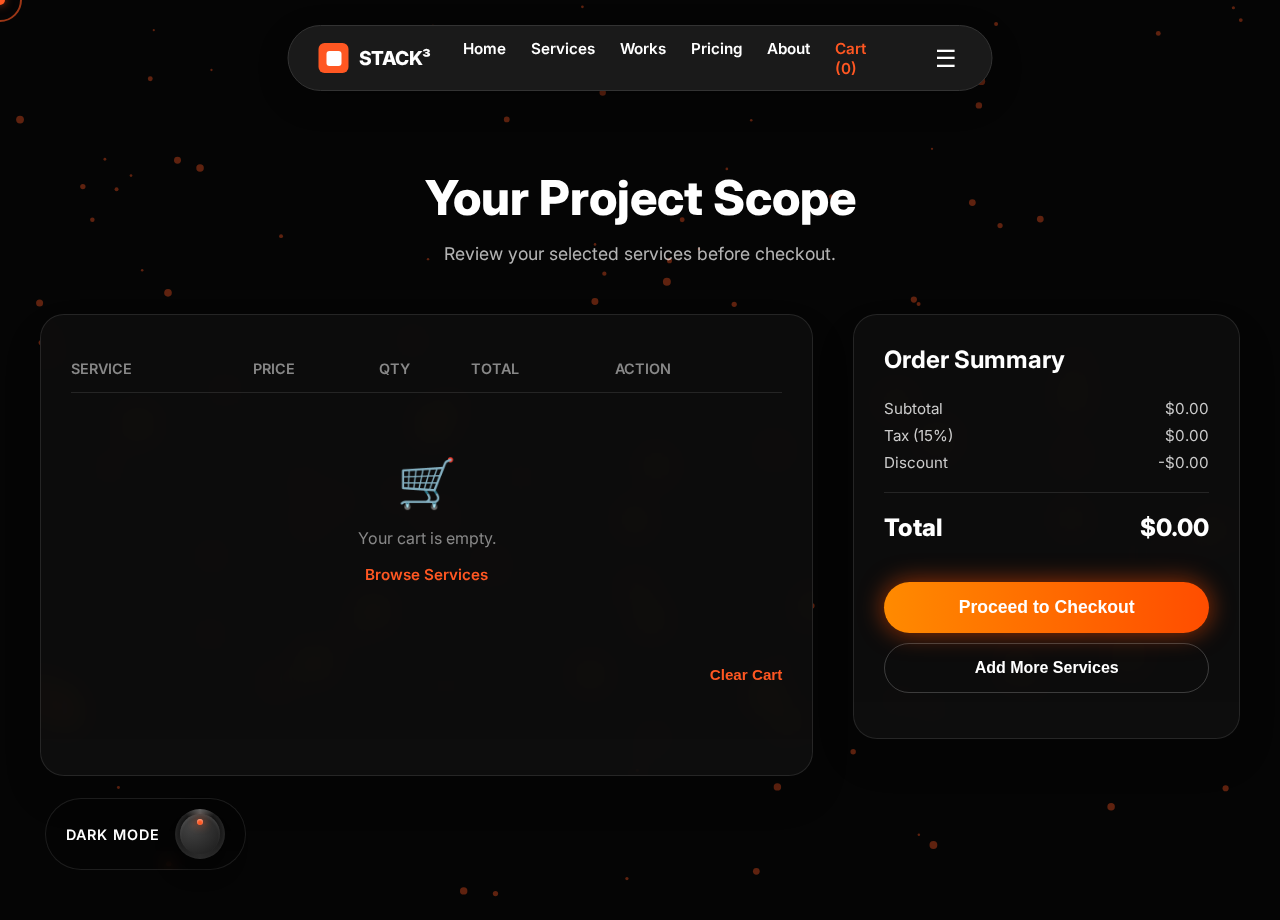
<file: cart.html>
<!DOCTYPE html>
<html lang="en">
<head>
    <meta charset="UTF-8">
    <meta name="viewport" content="width=device-width, initial-scale=1.0">
    <title>Cart | STACK³ 3D</title>
    <link rel="stylesheet" href="../style.css">
    <link href="https://fonts.googleapis.com/css2?family=Inter:wght@400;600;800&display=swap" rel="stylesheet">
</head>
<body class="black-theme">


    <!-- Particle animation and cursor -->
    <canvas id="gravity-canvas"></canvas>
    
    <div class="cursor-dot" data-cursor-dot></div>
    <div class="cursor-outline" data-cursor-outline></div>

    <!-- Navigation bar -->
    <nav class="floating-pill-nav">
        <a href="index.html" class="pill-logo">
            <div class="logo-icon-box"><span class="wave-shape"></span></div>
            <span class="logo-text">STACK³</span>
        </a>
        <ul class="pill-links">
            <li><a href="index.html">Home</a></li>
            <li><a href="services.html">Services</a></li>
            <li><a href="works.html">Works</a></li>
            <li><a href="pricing.html">Pricing</a></li>
            <li><a href="about.html">About</a></li>
            <li><a href="cart.html" class="active">Cart (<span id="cart-count">0</span>)</a></li>
        </ul>
        <div class="pill-cta">
            <a href="checkout.html" class="btn-ghost">Let's Talk 👤</a>
        </div>
        <div class="mobile-toggle" onclick="toggleMenu()">☰</div>
    </nav>

    <!-- Shopping cart page -->
    <main class="cart-wrapper">
        
        <header class="page-header-center">
            <h1>Your Project Scope</h1>
            <p>Review your selected services before checkout.</p>
        </header>

        <div class="cart-container">
            
            <!-- Cart items table -->
            <div class="cart-items glass-panel">
                <table id="cart-table">
                    <thead>
                        <tr>
                            <th>Service</th>
                            <th>Price</th>
                            <th>Qty</th>
                            <th>Total</th>
                            <th>Action</th>
                        </tr>
                    </thead>
                    <tbody id="cart-body">
                    </tbody>
                </table>
                
                <div id="empty-msg" style="display:none;">
                    <div style="font-size: 3rem; margin-bottom: 10px;">🛒</div>
                    <p>Your cart is empty.</p>
                    <a href="services.html" class="btn-text">Browse Services</a>
                </div>

                <div class="cart-actions-row">
                    <button class="btn-text" onclick="clearCart()">Clear Cart</button>
                </div>
            </div>

            <div class="cart-summary glass-panel">
                <h3>Order Summary</h3>
                
                <div class="summary-row">
                    <span>Subtotal</span>
                    <span id="sub-total">$0.00</span>
                </div>
                <div class="summary-row">
                    <span>Tax (15%)</span>
                    <span id="tax-amt">$0.00</span>
                </div>
                <div class="summary-row">
                    <span>Discount</span>
                    <span id="discount-amt">-$0.00</span>
                </div>
                
                <div class="divider"></div>

                <div class="summary-row total">
                    <span>Total</span>
                    <span id="final-total">$0.00</span>
                </div>

                <button class="btn-subscribe full-width" onclick="goToCheckout()">Proceed to Checkout</button>
                <button class="btn-outline full-width" onclick="window.location.href='services.html'">Add More Services</button>
            </div>

        </div>
    </main>

    <div class="theme-control fixed-bottom-left">
        <div class="theme-label" id="theme-text">Dark Mode</div>
        <button id="theme-knob" class="knob-switch"><div class="knob-indicator"></div></button>
    </div>
    
    <script src="../script.js"></script>
</body>
</html>
</file>
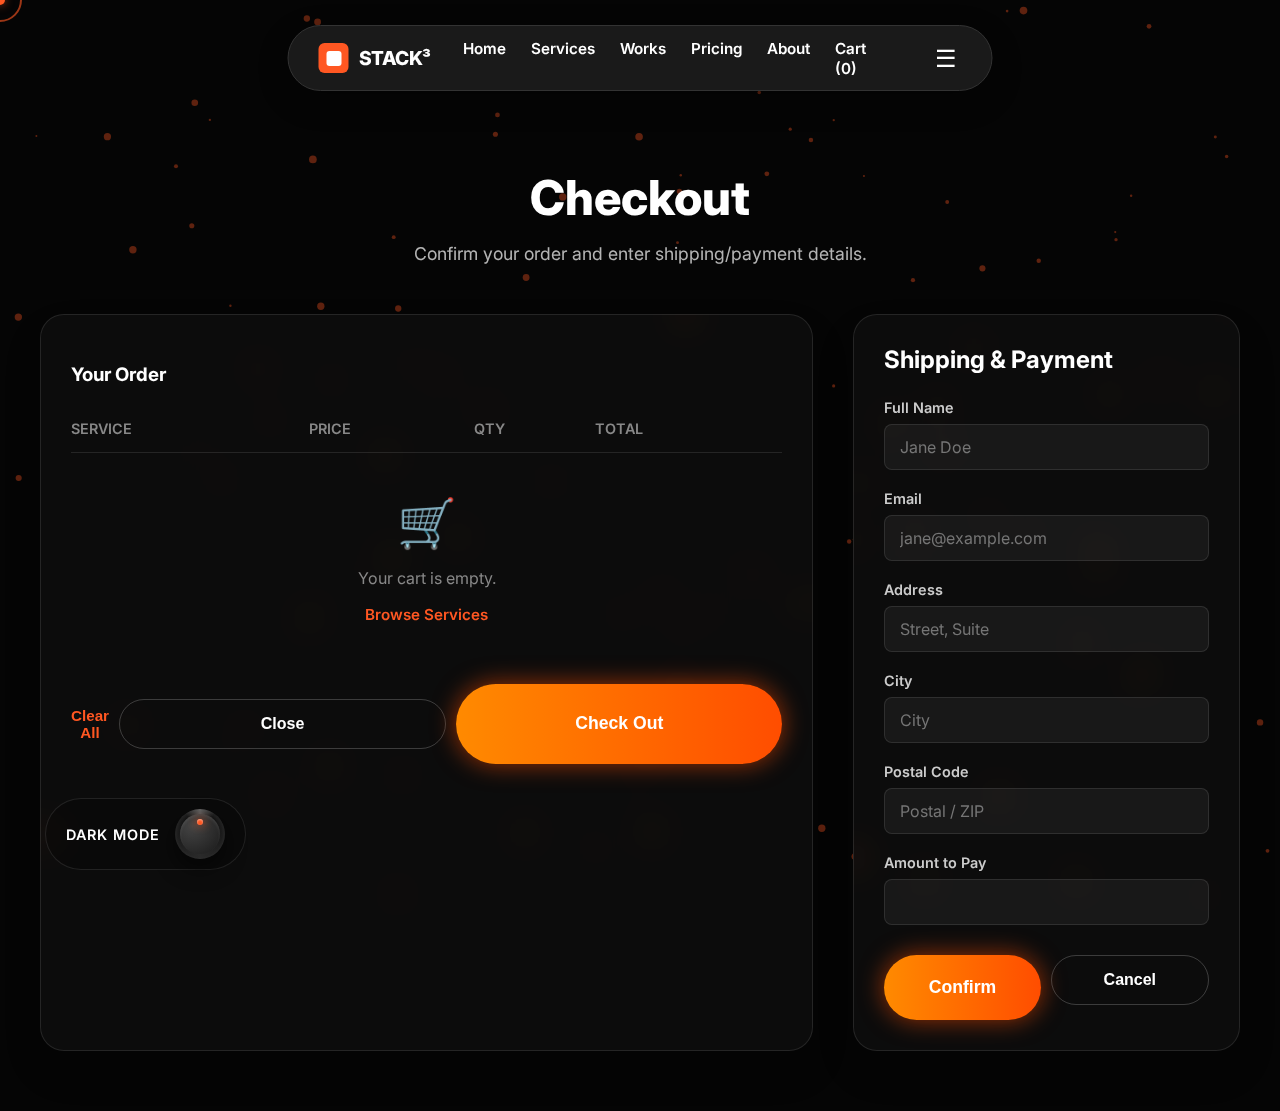
<file: checkout.html>
<!DOCTYPE html>
<html lang="en">
<head>
    <meta charset="UTF-8">
    <meta name="viewport" content="width=device-width, initial-scale=1.0">
    <title>Cart | STACK³ 3D</title>
    <link rel="stylesheet" href="../style.css">
    <link href="https://fonts.googleapis.com/css2?family=Inter:wght@400;600;800&display=swap" rel="stylesheet">
</head>
<body class="black-theme" id="page-cart">

    <canvas id="gravity-canvas"></canvas>
    
    <div class="cursor-dot" data-cursor-dot></div>
    <div class="cursor-outline" data-cursor-outline></div>

    <nav class="floating-pill-nav">
        <a href="index.html" class="pill-logo">
            <div class="logo-icon-box"><span class="wave-shape"></span></div>
            <span class="logo-text">STACK³</span>
        </a>
        <ul class="pill-links">
            <li><a href="index.html">Home</a></li>
            <li><a href="services.html">Services</a></li>
            <li><a href="works.html">Works</a></li>
            <li><a href="pricing.html">Pricing</a></li>
            <li><a href="about.html">About</a></li>
            <li><a href="cart.html">Cart (<span id="cart-count">0</span>)</a></li>
        </ul>
        <div class="pill-cta">
            <a href="checkout.html" class="btn-ghost">Let's Talk 👤</a>
        </div>
        <div class="mobile-toggle" onclick="toggleMenu()">☰</div>
    </nav>

    <main class="cart-wrapper">

        <header class="page-header-center">
            <h1>Checkout</h1>
            <p>Confirm your order and enter shipping/payment details.</p>
        </header>

        <div class="cart-container">

            <!-- Order summary -->
            <div class="cart-items glass-panel">
                <h3>Your Order</h3>
                <table id="cart-table">
                    <thead>
                        <tr>
                            <th>Service</th>
                            <th>Price</th>
                            <th>Qty</th>
                            <th>Total</th>
                        </tr>
                    </thead>
                    <tbody id="cart-body"></tbody>
                </table>

                <div id="empty-msg" style="display:none; text-align:center; padding:40px 0;">
                    <div style="font-size: 3rem; margin-bottom: 10px;">🛒</div>
                    <p>Your cart is empty.</p>
                    <a href="services.html" class="btn-text">Browse Services</a>
                </div>

                <div class="cart-actions-row" style="margin-top:20px; display:flex; gap:10px;">
                    <button class="btn-text" onclick="clearCart()">Clear All</button>
                    <button class="btn-outline" onclick="closeCheckout()">Close</button>
                    <button class="btn-subscribe" onclick="initiateCheckout()">Check Out</button>
                </div>
            </div>

            <!-- Shipping and payment form -->
            <aside class="cart-summary glass-panel">
                <h3>Shipping & Payment</h3>

                <form id="shipping-form">
                    <div class="form-group">
                        <label for="ship-name">Full Name</label>
                        <input type="text" id="ship-name" placeholder="Jane Doe" />
                    </div>

                    <div class="form-group">
                        <label for="ship-email">Email</label>
                        <input type="email" id="ship-email" placeholder="jane@example.com" />
                    </div>

                    <div class="form-group">
                        <label for="ship-address">Address</label>
                        <input type="text" id="ship-address" placeholder="Street, Suite" />
                    </div>

                    <div class="form-group">
                        <label for="ship-city">City</label>
                        <input type="text" id="ship-city" placeholder="City" />
                    </div>

                    <div class="form-group">
                        <label for="ship-postal">Postal Code</label>
                        <input type="text" id="ship-postal" placeholder="Postal / ZIP" />
                    </div>

                    <div class="form-group">
                        <label for="pay-amount">Amount to Pay</label>
                        <input type="text" id="pay-amount" readonly />
                    </div>

                    <div style="display:flex; gap:10px; margin-top:18px;">
                        <button type="button" class="btn-subscribe full-width" onclick="confirmOrder()">Confirm</button>
                        <button type="button" class="btn-outline full-width" onclick="cancelCheckout()">Cancel</button>
                    </div>
                </form>
            </aside>

        </div>

    </main>

    <div class="theme-control fixed-bottom-left">
        <div class="theme-label" id="theme-text">Dark Mode</div>
        <button id="theme-knob" class="knob-switch"><div class="knob-indicator"></div></button>
    </div>
    
    <script src="../script.js"></script>
</body>
</html>
</file>
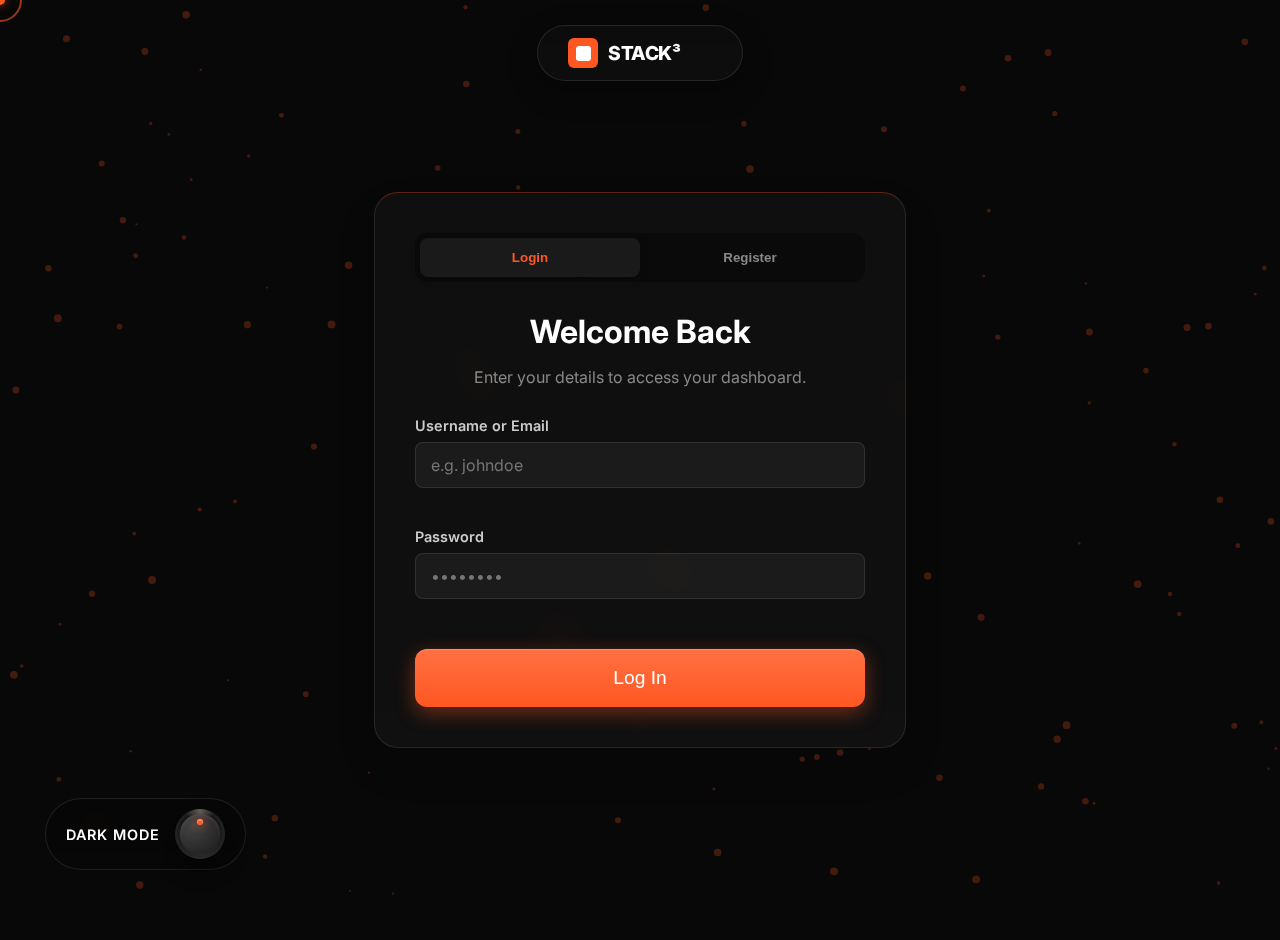
<file: login.html>
<!DOCTYPE html>
<html lang="en">
<head>
    <meta charset="UTF-8">
    <meta name="viewport" content="width=device-width, initial-scale=1.0">
    <title>Login & Register | STACK³ 3D</title>
    <link rel="stylesheet" href="../style.css">
    <link href="https://fonts.googleapis.com/css2?family=Inter:wght@400;500;700&display=swap" rel="stylesheet">
</head>
<body class="dark-theme" id="auth-page">

    <!-- Particle animation -->
    <canvas id="gravity-canvas"></canvas>

    <div class="cursor-dot" data-cursor-dot></div>
    <div class="cursor-outline" data-cursor-outline></div>

    <!-- Navigation bar -->
    <nav class="floating-pill-nav glass-effect">
        <a href="index.html" class="pill-logo">
            <div class="logo-icon-box">
                <span class="wave-shape"></span> 
            </div>
            <span class="logo-text">STACK³</span>
        </a>
        <div class="pill-cta">
            <a href="index.html" class="btn-ghost">Back to Home</a>
        </div>
    </nav>

    <!-- Login and registration page -->
    <main class="auth-wrapper">
        
        <div class="auth-container glass-panel">
            
            <!-- Tab buttons to switch between login and register -->
            <div class="auth-tabs">
                <button id="tab-login" class="tab-btn active">Login</button>
                <button id="tab-register" class="tab-btn">Register</button>
            </div>

            <form id="login-form" class="auth-form">
                <div class="form-header">
                    <h2>Welcome Back</h2>
                    <p>Enter your details to access your dashboard.</p>
                </div>

                <div class="form-group">
                    <label for="login-user">Username or Email</label>
                    <input type="text" id="login-user" placeholder="e.g. johndoe">
                    <span class="error-msg" id="error-login-user"></span>
                </div>

                <div class="form-group">
                    <label for="login-pass">Password</label>
                    <input type="password" id="login-pass" placeholder="••••••••">
                    <span class="error-msg" id="error-login-pass"></span>
                </div>

                <button type="submit" class="btn-primary full-width">Log In</button>
            </form>

            <form id="register-form" class="auth-form hidden">
                <div class="form-header">
                    <h2>Create Account</h2>
                    <p>Join STACK³ to start your project.</p>
                </div>

                <div class="form-group">
                    <label for="reg-name">Full Name</label>
                    <input type="text" id="reg-name" placeholder="John Doe">
                    <span class="error-msg" id="error-reg-name"></span>
                </div>

                <div class="form-group">
                    <label for="reg-dob">Date of Birth</label>
                    <input type="date" id="reg-dob">
                    <span class="error-msg" id="error-reg-dob"></span>
                </div>

                <div class="form-group">
                    <label for="reg-email">Email Address</label>
                    <input type="email" id="reg-email" placeholder="john@example.com">
                    <span class="error-msg" id="error-reg-email"></span>
                </div>

                <div class="form-group">
                    <label for="reg-user">Choose Username</label>
                    <input type="text" id="reg-user" placeholder="johndoe123">
                    <span class="error-msg" id="error-reg-user"></span>
                </div>

                <div class="form-grid-row">
                    <div class="form-group">
                        <label for="reg-pass">Password</label>
                        <input type="password" id="reg-pass" placeholder="••••••••">
                    </div>
                    <div class="form-group">
                        <label for="reg-pass-conf">Confirm</label>
                        <input type="password" id="reg-pass-conf" placeholder="••••••••">
                    </div>
                </div>
                <span class="error-msg" id="error-reg-pass"></span>

                <button type="submit" class="btn-primary full-width">Register</button>
            </form>

        </div>
    </main>

    <div class="theme-control fixed-bottom-left">
        <div class="theme-label" id="theme-text">Dark Mode</div>
        <button id="theme-knob" class="knob-switch" aria-label="Toggle Theme">
            <div class="knob-indicator"></div>
        </button>
    </div>

    <script src="../script.js"></script>
</body>
</html>
</file>
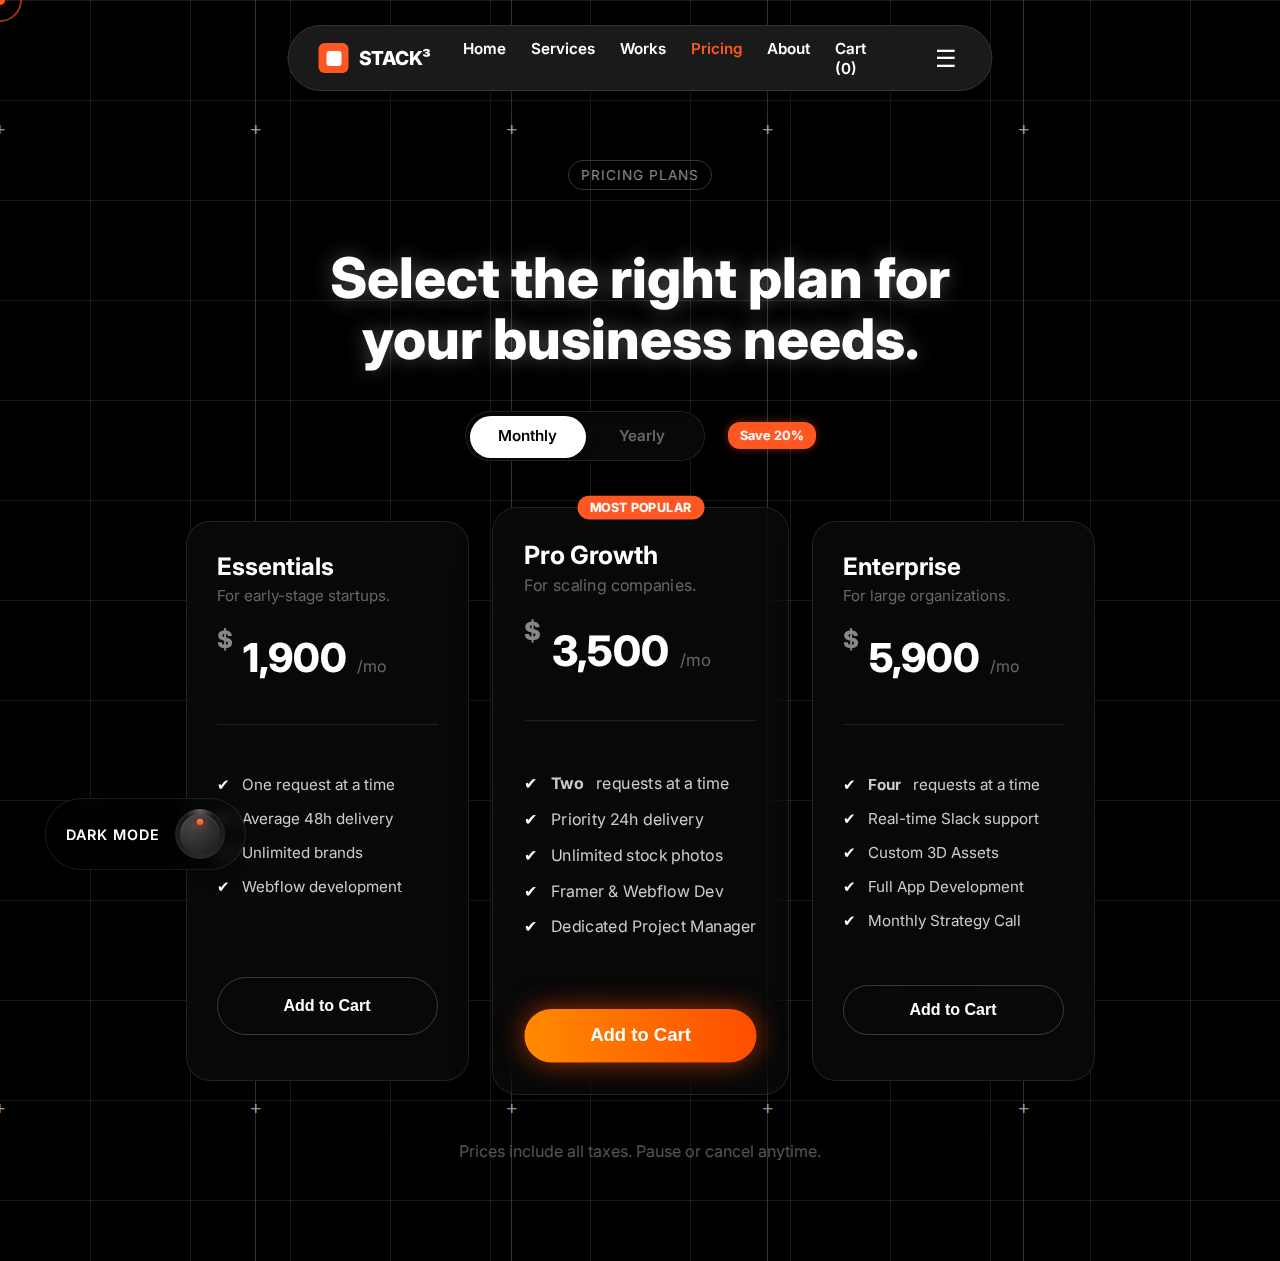
<file: pricing.html>
<!DOCTYPE html>
<html lang="en">
<head>
    <meta charset="UTF-8">
    <meta name="viewport" content="width=device-width, initial-scale=1.0">
    <title>Pricing | STACK³ 3D</title>
    <link rel="stylesheet" href="../style.css">
    <link href="https://fonts.googleapis.com/css2?family=Inter:wght@400;500;600;800&display=swap" rel="stylesheet">
</head>
<body class="black-theme">


    <!-- Particle animation and cursor -->
    <canvas id="gravity-canvas"></canvas>
    
    <div class="cursor-dot" data-cursor-dot></div>
    <div class="cursor-outline" data-cursor-outline></div>

    <!-- Navigation bar -->
    <nav class="floating-pill-nav">
        <a href="index.html" class="pill-logo">
            <div class="logo-icon-box"><span class="wave-shape"></span></div>
            <span class="logo-text">STACK³</span>
        </a>
        <ul class="pill-links">
            <li><a href="index.html">Home</a></li>
            <li><a href="services.html">Services</a></li>
            <li><a href="works.html">Works</a></li>
            <li><a href="pricing.html" class="active">Pricing</a></li>
            <li><a href="about.html">About</a></li>
            <li><a href="cart.html">Cart (<span id="cart-count">0</span>)</a></li>
        </ul>
        <div class="pill-cta">
            <a href="checkout.html" class="btn-ghost">Let's Talk 👤</a>
        </div>
        <div class="mobile-toggle" onclick="toggleMenu()">☰</div>
    </nav>

    <!-- Pricing page content -->
    <main class="scroll-container">
        <section class="fullscreen-section black-theme" style="height: auto; min-height: 100vh; padding-top: 120px;">
            
            <div class="technical-grid">
                <div class="grid-line"></div>
                <div class="grid-line"></div>
                <div class="grid-line"></div>
                <div class="grid-line"></div>
                <div class="grid-line"></div>
            </div>

            <div class="content-layer" style="display: block; height: auto;">
                
                <div class="pricing-header-center">
                    <div class="aset-badge">Pricing Plans</div>
                    <h1>Select the right plan for<br>your business needs.</h1>
                    
                    <div class="pricing-toggle-wrapper">
                        <div class="toggle-container glass-effect" id="toggle-container">
                            <div class="glider"></div>
                            <label class="toggle-option active" id="btn-monthly" onclick="setBilling('monthly')">Monthly</label>
                            <label class="toggle-option" id="btn-yearly" onclick="setBilling('yearly')">Yearly</label>
                        </div>
                        <span class="badge-save">Save 20%</span>
                    </div>
                </div>

                <div class="aset-pricing-grid">
                    
                    <div class="aset-card glass-panel">
                        <div class="aset-header">
                            <h3>Essentials</h3>
                            <p>For early-stage startups.</p>
                        </div>
                        <div class="aset-price-box">
                            <span class="currency">$</span>
                            <span class="amount" data-monthly="1,900" data-yearly="19,000">1,900</span>
                            <span class="period">/mo</span>
                        </div>
                        <div class="divider"></div>
                        <ul class="aset-features">
                            <li><span>✔</span> One request at a time</li>
                            <li><span>✔</span> Average 48h delivery</li>
                            <li><span>✔</span> Unlimited brands</li>
                            <li><span>✔</span> Webflow development</li>
                        </ul>
                        <button class="btn-outline full-width" onclick="addToCart('plan-essentials', 1900)">Add to Cart</button>
                    </div>

                    <div class="aset-card glass-panel popular-card">
                        <div class="popular-tag">Most Popular</div>
                        <div class="aset-header">
                            <h3>Pro Growth</h3>
                            <p>For scaling companies.</p>
                        </div>
                        <div class="aset-price-box">
                            <span class="currency">$</span>
                            <span class="amount" data-monthly="3,500" data-yearly="35,000">3,500</span>
                            <span class="period">/mo</span>
                        </div>
                        <div class="divider"></div>
                        <ul class="aset-features">
                            <li><span>✔</span> <strong>Two</strong> requests at a time</li>
                            <li><span>✔</span> Priority 24h delivery</li>
                            <li><span>✔</span> Unlimited stock photos</li>
                            <li><span>✔</span> Framer & Webflow Dev</li>
                            <li><span>✔</span> Dedicated Project Manager</li>
                        </ul>
                        <button class="btn-subscribe full-width" onclick="addToCart('plan-pro', 3500)">Add to Cart</button>
                    </div>

                    <div class="aset-card glass-panel">
                        <div class="aset-header">
                            <h3>Enterprise</h3>
                            <p>For large organizations.</p>
                        </div>
                        <div class="aset-price-box">
                            <span class="currency">$</span>
                            <span class="amount" data-monthly="5,900" data-yearly="59,000">5,900</span>
                            <span class="period">/mo</span>
                        </div>
                        <div class="divider"></div>
                        <ul class="aset-features">
                            <li><span>✔</span> <strong>Four</strong> requests at a time</li>
                            <li><span>✔</span> Real-time Slack support</li>
                            <li><span>✔</span> Custom 3D Assets</li>
                            <li><span>✔</span> Full App Development</li>
                            <li><span>✔</span> Monthly Strategy Call</li>
                        </ul>
                        <button class="btn-outline full-width" onclick="addToCart('plan-enterprise', 5900)">Add to Cart</button>
                    </div>

                </div>
                
                <div class="pricing-footer-text">
                    <p>Prices include all taxes. Pause or cancel anytime.</p>
                </div>

            </div>
        </section>
    </main>

    <div class="theme-control fixed-bottom-left">
        <div class="theme-label" id="theme-text">Dark Mode</div>
        <button id="theme-knob" class="knob-switch"><div class="knob-indicator"></div></button>
    </div>
    
    <script src="../script.js"></script>
</body>
</html>
</file>
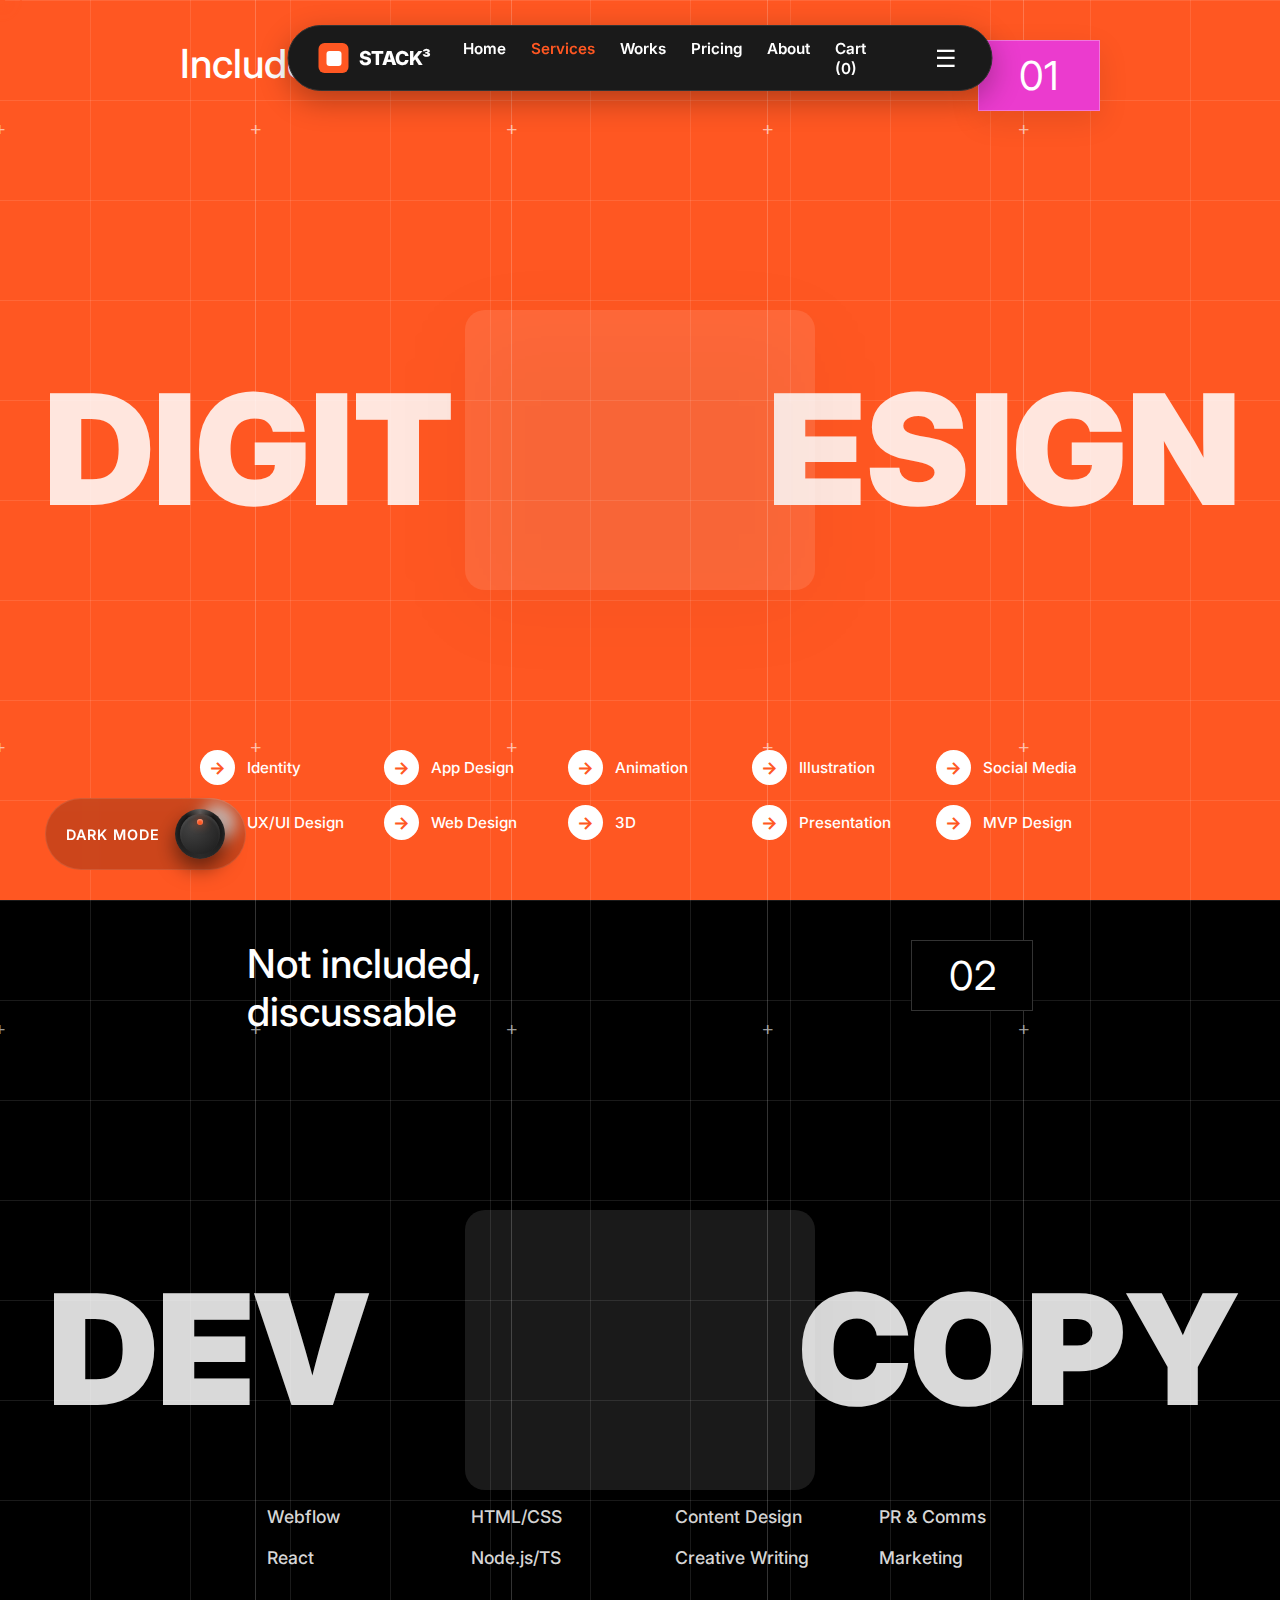
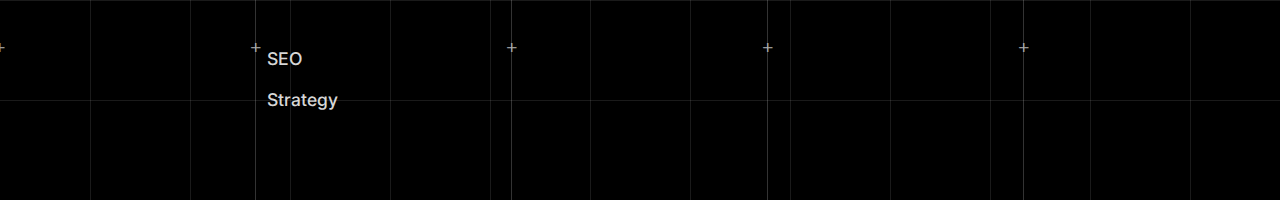
<file: services.html>
<!DOCTYPE html>
<html lang="en">
<head>
    <meta charset="UTF-8">
    <meta name="viewport" content="width=device-width, initial-scale=1.0">
    <title>Services | STACK³ 3D</title>
    <link rel="stylesheet" href="../style.css">
    <link href="https://fonts.googleapis.com/css2?family=Inter:wght@400;600;800;900&display=swap" rel="stylesheet">
</head>
<body class="vibrant-mode">


    <!-- Particle animation and custom cursor -->
    <canvas id="gravity-canvas"></canvas>
    
    <div class="cursor-dot" data-cursor-dot></div>
    <div class="cursor-outline" data-cursor-outline></div>

    <!-- Navigation bar -->
    <nav class="floating-pill-nav">
        <a href="index.html" class="pill-logo">
            <div class="logo-icon-box"><span class="wave-shape"></span></div>
            <span class="logo-text">STACK³</span>
        </a>

        <ul class="pill-links">
            <li><a href="index.html">Home</a></li>
            <li><a href="services.html" class="active">Services</a></li>
            <li><a href="works.html">Works</a></li>
            <li><a href="pricing.html">Pricing</a></li>
            <li><a href="about.html">About</a></li>
            <li><a href="cart.html">Cart (<span id="cart-count">0</span>)</a></li>
        </ul>

        <div class="pill-cta">
            <a href="checkout.html" class="btn-ghost">Let's Talk 👤</a>
        </div>

        <div class="mobile-toggle" onclick="toggleMenu()">☰</div>
    </nav>

    <!-- Main content area -->
    <main class="scroll-container">
        
        <!-- Digital design services -->
        <section class="fullscreen-section pink-theme">
            
            <div class="technical-grid">
                <div class="grid-line"></div>
                <div class="grid-line"></div>
                <div class="grid-line"></div>
                <div class="grid-line"></div>
                <div class="grid-line"></div>
            </div>

            <div class="big-text-layer">
                <span class="text-left">DIGIT</span>
                <span class="text-right">ESIGN</span>
            </div>

            <div class="content-layer">
                <div class="header-info">
                    <h1>Included in Subscription</h1>
                    <div class="big-number">01</div>
                </div>

                <div class="center-visual">
                    <div class="floating-obj visual-brand"></div>
                </div>

                <div class="five-col-grid">
                    <div class="grid-column">
                        <a href="#" class="service-link" onclick="addToCart('srv-id', 1200); return false;">
                            <div class="icon-circle">→</div><span>Identity</span>
                        </a>
                        <a href="#" class="service-link" onclick="addToCart('srv-ux', 850); return false;">
                            <div class="icon-circle">→</div><span>UX/UI Design</span>
                        </a>
                    </div>

                    <div class="grid-column">
                        <a href="#" class="service-link" onclick="addToCart('srv-app', 900); return false;">
                            <div class="icon-circle">→</div><span>App Design</span>
                        </a>
                        <a href="#" class="service-link" onclick="addToCart('srv-web', 900); return false;">
                            <div class="icon-circle">→</div><span>Web Design</span>
                        </a>
                    </div>

                    <div class="grid-column">
                        <a href="#" class="service-link" onclick="addToCart('srv-ani', 400); return false;">
                            <div class="icon-circle">→</div><span>Animation</span>
                        </a>
                        <a href="#" class="service-link" onclick="addToCart('srv-3d', 500); return false;">
                            <div class="icon-circle">→</div><span>3D</span>
                        </a>
                    </div>

                    <div class="grid-column">
                        <a href="#" class="service-link" onclick="addToCart('srv-ill', 300); return false;">
                            <div class="icon-circle">→</div><span>Illustration</span>
                        </a>
                        <a href="#" class="service-link" onclick="addToCart('srv-pre', 250); return false;">
                            <div class="icon-circle">→</div><span>Presentation</span>
                        </a>
                    </div>

                    <div class="grid-column">
                        <a href="#" class="service-link" onclick="addToCart('srv-soc', 150); return false;">
                            <div class="icon-circle">→</div><span>Social Media</span>
                        </a>
                        <a href="#" class="service-link" onclick="addToCart('srv-mvp', 1000); return false;">
                            <div class="icon-circle">→</div><span>MVP Design</span>
                        </a>
                    </div>

                </div>
            </div>
        </section>

        <section class="fullscreen-section black-theme">
            
            <div class="technical-grid">
                <div class="grid-line"></div>
                <div class="grid-line"></div>
                <div class="grid-line"></div>
                <div class="grid-line"></div>
                <div class="grid-line"></div>
            </div>

            <div class="big-text-layer">
                <span class="text-left">DEV</span>
                <span class="text-right">COPY</span>
            </div>

            <div class="content-layer">
                <div class="header-info">
                    <h1>Not included, discussable</h1>
                    <div class="big-number">02</div>
                </div>

                <div class="center-visual">
                    <div class="floating-obj visual-motion"></div>
                </div>

                <div class="five-col-grid text-only-grid">
                    <div class="grid-column">
                        <span class="list-item">Webflow</span>
                        <span class="list-item">React</span>
                    </div>
                    <div class="grid-column">
                        <span class="list-item">HTML/CSS</span>
                        <span class="list-item">Node.js/TS</span>
                    </div>
                    <div class="grid-column">
                        <span class="list-item">Content Design</span>
                        <span class="list-item">Creative Writing</span>
                    </div>
                    <div class="grid-column">
                        <span class="list-item">PR & Comms</span>
                        <span class="list-item">Marketing</span>
                    </div>
                    <div class="grid-column">
                        <span class="list-item">SEO</span>
                        <span class="list-item">Strategy</span>
                    </div>
                </div>
            </div>
        </section>

    </main>

    <div class="theme-control fixed-bottom-left">
        <div class="theme-label" id="theme-text">Dark Mode</div>
        <button id="theme-knob" class="knob-switch"><div class="knob-indicator"></div></button>
    </div>

    <script src="../script.js"></script>
</body>
</html>
</file>
<file: style.css>
﻿
:root {
    --primary-orange: #ff5722;  
    --primary-hover: #e64a19;
    --text-dark: #1a1a1a;
    --text-grey: #666666;
    --bg-white: #ffffff;
    --bg-light: #fcfcfc;
    --border-color: #e0e0e0;

    --bg-color: #080808;
    --text-color: #ffffff;
    --card-bg: #111111;
    --card-border: #222;

    --pricing-grid-layout: 1.2fr 1.8fr 1fr 1fr 1fr;
}

body.light-theme {
    --bg-color: #f4f4f4;
    --text-color: #000000;
    --card-bg: #ffffff;
    --card-border: #e0e0e0;
}

body.dark-theme {
    background-color: #080808; 
    color: #ffffff;
    font-family: 'Inter', sans-serif;
}

body {
    margin: 0;
    padding: 0;
    font-family: 'Inter', sans-serif;
    background-color: var(--bg-color);
    color: var(--text-color);
    transition: background-color 0.3s, color 0.3s;
}

.main-header {
    display: flex;
    justify-content: space-between;
    align-items: center;
    padding: 20px 40px;
    background-color: #111111;
    border-bottom: 1px solid #222;
}

.logo-container {
    display: flex;
    align-items: center;
    font-weight: 700;
    font-size: 1.2rem;
    gap: 10px;
    color: #ffffff;
}

.logo-icon {
    width: 30px;
    height: 30px;
    background-color: var(--primary-orange);
    border-radius: 6px;
}

.logo-text {
    color: #ffffff;
}

.nav-links a {
    text-decoration: none;
    color: #888;
    margin: 0 15px;
    font-weight: 500;
    transition: color 0.3s;
}

.nav-links a:hover {
    color: var(--primary-orange);
}

.btn-secondary {
    text-decoration: none;
    color: #ffffff;
    padding: 10px 20px;
    border: 1px solid #333;
    border-radius: 8px;
    font-weight: 500;
    background-color: transparent;
    box-shadow: none;
    transition: all 0.3s;
}

.btn-secondary:hover {
    background-color: #222;
    border-color: var(--primary-orange);
    color: var(--primary-orange);
}

.hero-section {
    display: flex;
    flex-direction: column;
    align-items: center; 
    text-align: center;
    padding: 80px 20px;
    max-width: 900px;
    margin: 0 auto;
}

.trust-badge {
    display: flex;
    align-items: center;
    background: #111111;
    padding: 6px 20px 6px 6px;
    border-radius: 50px;
    border: 1px solid #222;
    box-shadow: 0 4px 15px rgba(0,0,0,0.3);
    margin-bottom: 40px;
    font-size: 0.9rem;
    color: #888;
}

.avatars {
    display: flex;
    margin-right: 15px;
}

.avatars img {
    width: 30px;
    height: 30px;
    border-radius: 50%;
    border: 2px solid #111111;
    margin-left: -10px; 
}

.avatars img:first-child {
    margin-left: 0;
}

h1 {
    font-size: 4rem; 
    line-height: 1.1;
    margin-bottom: 20px;
    color: #ffffff;
    font-weight: 700;
}

.sub-headline {
    font-size: 1.25rem;
    color: #888;
    margin-bottom: 50px;
    line-height: 1.5;
}

.btn-primary {
    background: linear-gradient(180deg, #ff7043 0%, #ff5722 100%);
    color: white;
    border: none;
    padding: 18px 40px;
    font-size: 1.2rem;
    border-radius: 12px;
    cursor: pointer;

    box-shadow: 0 6px 20px rgba(255, 87, 34, 0.4), inset 0 1px 0 rgba(255,255,255,0.2);
    transition: transform 0.2s;
}

.btn-primary:hover {
    transform: translateY(-2px);
    box-shadow: 0 8px 25px rgba(255, 87, 34, 0.5);
}

.status-indicator {
    margin-top: 30px;
    color: #888;
    display: flex;
    align-items: center;
    gap: 8px;
    font-size: 0.95rem;
}

.dot {
    width: 8px;
    height: 8px;
    background-color: var(--primary-orange);
    border-radius: 50%;
    display: inline-block;
}

.trailing-dot {
    position: fixed;
    width: 10px;
    height: 10px;
    background-color: var(--primary-orange);
    border-radius: 50%;
    pointer-events: none;
    transform: translate(-50%, -50%);
    box-shadow: 0 0 10px rgba(255, 87, 34, 0.6);
    z-index: 9999;
}

/* Word carousel component */
.hero-title-animated {
    font-size: 4rem;
    line-height: 1.1;
    margin-bottom: 20px;
    color: #ffffff;
    font-weight: 700;
}

.dia-container {
    display: inline-block;
    vertical-align: bottom;
    height: 1.1em;
    overflow: hidden;
    position: relative;
    transform: translateY(0.05em);
}

.dia-track {
    display: flex;
    flex-direction: column;
    transition: transform 0.6s cubic-bezier(0.16, 1, 0.3, 1);
}

.dia-word {
    height: 1.1em;
    display: flex;
    align-items: center;
    color: var(--primary-orange);
    padding-right: 0.1em;
}

@media (max-width: 768px) {
    .hero-title-animated {
        font-size: 2.5rem;
    }
}

.navbar {
    display: flex;
    justify-content: space-between;
    align-items: center;
    padding: 20px 40px;
    background-color: #111111;
    border-bottom: 1px solid #222;
}

.logo {
    font-weight: 700;
    font-size: 1.2rem;
    color: #ffffff;
}

.nav-links {
    display: flex;
    gap: 30px;
}

.nav-links a {
    text-decoration: none;
    color: #888;
    font-weight: 500;
    transition: color 0.3s;
}

.nav-links a:hover,
.nav-links a.active {
    color: var(--primary-orange);
}

.services-wrapper {
    max-width: 1200px;
    margin: 0 auto;
    padding: 60px 20px;
}

.page-header {
    text-align: center;
    margin-bottom: 80px;
}

.page-header h1 {
    font-size: 3.5rem;
    margin-bottom: 15px;
    color: #ffffff;
}

.page-header p {
    font-size: 1.1rem;
    color: #888;
}

.bento-grid {
    display: grid;

    grid-template-columns: repeat(auto-fit, minmax(300px, 1fr));
    grid-auto-rows: 350px; 
    gap: 20px;
    max-width: 1200px;
    margin: 0 auto;
    padding: 20px;
}

.card {
    background-color: var(--card-bg);
    border: 1px solid var(--card-border);
    border-radius: 24px;
    overflow: hidden;
    display: flex;
    flex-direction: column;
    justify-content: space-between;
    transition: transform 0.3s ease, box-shadow 0.3s ease;
    position: relative;
}

.card:hover {
    transform: translateY(-5px);
    box-shadow: 0 20px 40px rgba(0, 0, 0, 0.6);
    border-color: #444;
}

.featured-card {
    grid-column: span 2; 
    position: relative;
    z-index: 1; 
    overflow: hidden; 
    border: 1px solid rgba(255, 255, 255, 0.1); 
}

.featured-card::before {
    content: '';
    position: absolute;
    top: 50%;
    left: 50%;
    width: 200%; 
    height: 200%;

    background: conic-gradient(
        from 0deg, 
        transparent 0%, 
        transparent 70%, 
        #ff5722 90%, 
        transparent 100%
    );

    transform: translate(-50%, -50%);

    animation: rotate-border 4s linear infinite;
    z-index: -2; 
}

.featured-card::after {
    content: '';
    position: absolute;
    inset: 2px; 
    background: #111; 
    border-radius: 22px; 
    z-index: -1; 
}

@keyframes rotate-border {
    from {
        transform: translate(-50%, -50%) rotate(0deg);
    }
    to {
        transform: translate(-50%, -50%) rotate(360deg);
    }
}

.featured-card:hover::before {
    filter: blur(10px);
    opacity: 0.8;
}

.tall-card {
    grid-row: span 2; 
}

.card-content {
    padding: 25px;
    z-index: 2; 
    background: linear-gradient(to top, #111 10%, transparent); 
}

.card h2, 
.card h3 {
    margin: 10px 0;
    font-weight: 600;
    color: #ffffff;
}

.card p {
    color: #888;
    font-size: 0.9rem;
    margin-bottom: 20px;
}

.card-visual {
    flex-grow: 1;
    background-size: cover;
    background-position: center;
    border-radius: 12px;
    margin: 10px;
    opacity: 0.8;
}

.visual-brand { background: linear-gradient(45deg, #ff00cc, #333399); }
.visual-web { background: linear-gradient(120deg, #00ccff, #00ff99); }
.visual-motion { background: linear-gradient(to right, #ff9966, #ff5e62); }
.visual-sub { background: linear-gradient(135deg, #4facfe 20%, #00f2fe 100%); }

.tag {
    display: inline-block;
    background-color: var(--primary-orange);
    color: white;
    padding: 6px 12px;
    border-radius: 20px;
    font-size: 0.75rem;
    font-weight: 600;
    margin-bottom: 15px;
}

.price-row {
    display: flex;
    justify-content: space-between;
    align-items: center;
    margin-top: auto;
}

.price {
    font-size: 1.2rem;
    font-weight: bold;
    color: #fff;
}

.btn-fancy {
    background: white;
    color: black;
    border: none;
    padding: 10px 20px;
    border-radius: 50px;
    font-weight: 600;
    cursor: pointer;
    transition: transform 0.2s;
}

.btn-fancy:hover {
    transform: scale(1.05);
    background: #e0e0e0;
}

.btn-slide {
    display: flex;
    align-items: center;
    justify-content: center;
    gap: 0; 
    padding: 12px 24px;
    border-radius: 50px;
    border: none;
    cursor: pointer;
    font-weight: 600;
    font-family: 'Inter', sans-serif;

    background-color: #ffffff; 
    color: #000000;

    transition: all 0.4s cubic-bezier(0.16, 1, 0.3, 1); 
    overflow: hidden; 
}

.icon-wrapper {
    display: inline-block;
    max-width: 0; 
    opacity: 0;   
    transform: translateX(-20px); 
    white-space: nowrap;

    transition: all 0.4s cubic-bezier(0.16, 1, 0.3, 1);
}

.text-wrapper {
    display: inline-block;
    transition: transform 0.4s cubic-bezier(0.16, 1, 0.3, 1);
}

.btn-slide:hover .icon-wrapper {
    max-width: 20px; 
    opacity: 1;      
    transform: translateX(0); 
    margin-right: 8px; 
}

.btn-slide:hover .text-wrapper {
    transform: translateX(2px);
}

.btn-slide:active {
    transform: scale(0.95);
}

.hero-cta-container .btn-slide {
    background: linear-gradient(180deg, #ff7043 0%, #ff5722 100%);
    color: white;
    box-shadow: 0 6px 20px rgba(255, 87, 34, 0.4), inset 0 1px 0 rgba(255,255,255,0.2);
}

.hero-cta-container .btn-slide:hover {
    box-shadow: 0 8px 25px rgba(255, 87, 34, 0.5);
}

.knob-switch {
    width: 50px;
    height: 50px;
    border-radius: 50%;
    border: none;
    cursor: pointer;
    position: relative;

    background: conic-gradient(
        from 180deg, 
        #2a2a2a 0%, 
        #111 40%, 
        #555 50%, 
        #111 60%, 
        #2a2a2a 100%
    );

    box-shadow: 
        0 10px 20px rgba(0,0,0,0.5), 
        inset 0 2px 5px rgba(255,255,255,0.1);

    transition: transform 0.5s cubic-bezier(0.34, 1.56, 0.64, 1); 
}

.knob-switch::after {
    content: '';
    position: absolute;
    top: 5px;
    left: 5px;
    right: 5px;
    bottom: 5px;
    background: radial-gradient(circle at 30% 30%, #444, #1a1a1a);
    border-radius: 50%;
    box-shadow: inset 0 2px 3px rgba(255,255,255,0.1);
}

.knob-indicator {
    position: absolute;
    top: 10px;
    left: 50%;
    width: 6px;
    height: 6px;
    background-color: #ff5722; 
    border-radius: 50%;
    transform: translateX(-50%);
    z-index: 2; 
    box-shadow: 0 0 10px #ff5722, inset 0 1px 2px rgba(255,255,255,0.5);
    transition: background-color 0.3s;
}

body.light-theme .knob-switch {
    transform: rotate(180deg); 
}

body.light-theme .knob-indicator {
    background-color: #00ccff; 
    box-shadow: 0 0 10px #00ccff;
}

.theme-control {
    display: flex;
    align-items: center;
    margin: 0 15px;
}

.fixed-bottom-left {
    position: fixed; 
    bottom: 30px;
    left: 30px;
    z-index: 1000; 
    display: flex;
    align-items: center;
    gap: 15px; 

    padding: 10px 20px;
    background: rgba(0, 0, 0, 0.2); 
    backdrop-filter: blur(8px); 
    border-radius: 50px;
    border: 1px solid rgba(255, 255, 255, 0.1);
    transition: background 0.3s, border-color 0.3s;
}

.theme-label {
    font-family: 'Inter', sans-serif;
    font-weight: 600;
    font-size: 0.9rem;
    text-transform: uppercase;
    letter-spacing: 1px;

    color: var(--text-color); 

    transition: color 0.3s ease;
}

body.light-theme .fixed-bottom-left {
    background: rgba(255, 255, 255, 0.5); 
    border-color: rgba(0, 0, 0, 0.1);
}

.pricing-wrapper {
    max-width: 1000px;
    margin: 0 auto;
    padding: 60px 20px;
}

.pricing-header {
    text-align: center;
    margin-bottom: 60px;
}

.pricing-header h1 {
    font-size: 3rem;
    color: var(--text-color);
    margin-bottom: 10px;
}

.pricing-header p {
    font-size: 1.1rem;
    color: #888;
    margin-bottom: 40px;
}

.pricing-toggle-container {
    display: flex;
    justify-content: center;
    align-items: center;
    gap: 15px;
}

.toggle-label {
    font-weight: 600;
    color: var(--text-color);
}

.badge-save {
    display: inline-block;
    background-color: var(--primary-orange);
    color: white;
    padding: 4px 12px;
    border-radius: 20px;
    font-size: 0.75rem;
    margin-left: 8px;
}

.switch {
    position: relative;
    display: inline-block;
    width: 50px;
    height: 26px;
}

.switch input {
    opacity: 0;
    width: 0;
    height: 0;
}

.slider {
    position: absolute;
    cursor: pointer;
    top: 0;
    left: 0;
    right: 0;
    bottom: 0;
    background-color: #333;
    transition: 0.4s;
    border-radius: 26px;
}

.slider:before {
    position: absolute;
    content: "";
    height: 20px;
    width: 20px;
    left: 3px;
    bottom: 3px;
    background-color: white;
    transition: 0.4s;
    border-radius: 50%;
}

input:checked + .slider {
    background-color: var(--primary-orange);
}

input:checked + .slider:before {
    transform: translateX(24px);
}

.pricing-grid {
    display: grid;
    grid-template-columns: repeat(auto-fit, minmax(300px, 1fr));
    gap: 30px;
    margin-bottom: 60px;
}

.pricing-card {
    background-color: var(--card-bg);
    border: 1px solid var(--card-border);
    border-radius: 16px;
    padding: 40px 30px;
    display: flex;
    flex-direction: column;
    transition: all 0.3s ease;
    position: relative;
}

.pricing-card:hover {
    transform: translateY(-8px);
    border-color: var(--primary-orange);
    box-shadow: 0 12px 40px rgba(255, 87, 34, 0.15);
}

.popular-card {
    border: 2px solid var(--primary-orange);
    transform: scale(1.05);
}

.popular-tag {
    position: absolute;
    top: -12px;
    left: 20px;
    background-color: var(--primary-orange);
    color: white;
    padding: 6px 16px;
    border-radius: 20px;
    font-size: 0.8rem;
    font-weight: 600;
}

.card-header {
    margin-bottom: 30px;
}

.card-header h3 {
    font-size: 1.5rem;
    color: var(--text-color);
    margin: 0 0 5px 0;
}

.card-header p {
    color: #888;
    font-size: 0.9rem;
    margin: 0 0 20px 0;
}

.price-display {
    display: flex;
    align-items: baseline;
    gap: 5px;
}

.currency {
    font-size: 1rem;
    color: var(--text-color);
}

.amount {
    font-size: 2.5rem;
    font-weight: 800;
    color: var(--text-color);
}

.period {
    font-size: 0.9rem;
    color: #888;
}

.features-list {
    list-style: none;
    padding: 0;
    margin: 0 0 30px 0;
    flex-grow: 1;
}

.features-list li {
    padding: 12px 0;
    color: var(--text-color);
    font-size: 0.95rem;
    border-bottom: 1px solid var(--card-border);
}

.features-list li:last-child {
    border-bottom: none;
}

.btn-outline {
    background-color: transparent;
    color: var(--primary-orange);
    border: 2px solid var(--primary-orange);
    padding: 12px 24px;
    border-radius: 8px;
    font-weight: 600;
    cursor: pointer;
    transition: all 0.3s ease;
}

.btn-outline:hover {
    background-color: var(--primary-orange);
    color: white;
}

.card {
    background-color: var(--card-bg);
    border-color: var(--card-border);
}

.btn-icon {
    width: 40px;
    height: 40px;
    border-radius: 8px;
    border: 2px solid #333;
    background: #111111;
    color: #fff;
    cursor: pointer;
    font-size: 1.2rem;
    transition: all 0.2s;
}

.btn-icon:hover {
    background: var(--primary-orange);
    color: white;
    border-color: var(--primary-orange);
}

#gravity-canvas {
    position: fixed;
    top: 0;
    left: 0;
    width: 100%;
    height: 100%;
    z-index: 0;
    pointer-events: none;
    opacity: 0.6;
}

.vibrant-wrapper, 
.scroll-container, 
.main-header,
.hero-section {
    position: relative;
    z-index: 1; 
}

.pricing-header-center {
    text-align: center;
    margin-bottom: 50px;
    position: relative;
    z-index: 2;
}

.pricing-header-center h1 {
    font-size: 3.5rem;
    margin-bottom: 15px;
    font-weight: 800;
    text-shadow: 0 0 20px rgba(255, 255, 255, 0.3);
}

.pricing-header-center p {
    color: #ccc;
    font-size: 1.1rem;
}

.pricing-toggle-wrapper {
    display: flex;
    align-items: center;
    justify-content: center;
    gap: 15px;
    margin: 30px 0 60px 0;
}

.toggle-container {
    position: relative;
    display: flex;
    width: 240px;
    height: 50px;
    background: rgba(255, 255, 255, 0.1);
    border-radius: 50px;
    padding: 4px;
    cursor: pointer;
    border: 1px solid rgba(255, 255, 255, 0.2);
}

.glider {
    position: absolute;
    top: 4px;
    left: 4px;
    width: 116px;
    height: 42px;
    background-color: #ffffff;
    border-radius: 40px;
    transition: transform 0.3s cubic-bezier(0.68, -0.55, 0.265, 1.55);
    z-index: 1;
}

.toggle-option {
    flex: 1;
    display: flex;
    align-items: center;
    justify-content: center;
    z-index: 2;
    font-weight: 600;
    font-size: 0.9rem;
    color: #aaa;
    cursor: pointer;
    transition: color 0.3s;
}

.toggle-option.active {
    color: #000;
}

.toggle-container.show-yearly .glider {
    transform: translateX(100%);
}

.badge-save {
    background-color: #ff5722;
    color: white;
    padding: 6px 12px;
    border-radius: 12px;
    font-size: 0.8rem;
    font-weight: 700;
    box-shadow: 0 0 10px rgba(255, 87, 34, 0.4);
}

.comp-row.strong-text {
    font-size: 1.5rem;
    font-weight: 800;
    gap: 4px;
}

.currency {
    font-size: 1.2rem;
}

.amount {
    font-family: 'Inter', sans-serif;
    transition: all 0.3s ease;
}

.period {
    font-size: 1rem;
    font-weight: 600;
}

.comparison-table-wrapper {
    width: 100%;
    overflow-x: auto;
    padding-bottom: 50px;
    position: relative;
    min-height: 800px;
}

.technical-grid-overlay {
    position: absolute;
    top: 0;
    left: 0;
    width: 100%;
    height: 100%;
    display: grid;
    grid-template-columns: var(--pricing-grid-layout);
    min-width: 1100px;
    padding: 0 20px;
    pointer-events: none;
    z-index: 0;
}

.grid-col-line {
    border-right: 1px solid rgba(255, 255, 255, 0.15);
    height: 100%;
    position: relative;
}

.grid-col-line::before {
    content: '+';
    position: absolute;
    top: 150px;
    left: -5px;
    color: white;
    background: #000;
    width: 10px;
    height: 10px;
    display: flex;
    align-items: center;
    justify-content: center;
    font-size: 0.7rem;
}

.comparison-grid {
    display: grid;
    grid-template-columns: var(--pricing-grid-layout);
    min-width: 1100px;
    padding: 0 20px;
    position: relative;
    z-index: 2;
}

.comp-col {
    display: flex;
    flex-direction: column;
    padding: 0 20px;
}

.comp-header {
    height: 150px;
    display: flex;
    flex-direction: column;
    justify-content: flex-end;
    padding-bottom: 20px;
    border-bottom: 1px solid white;
}

.comp-header h3 {
    font-size: 1.1rem;
    margin-bottom: 5px;
    color: #fff;
    margin: 0;
}

.sub-header {
    font-size: 0.9rem;
    color: #888;
    margin-top: 8px;
}

.comp-row {
    height: 60px;
    display: flex;
    align-items: center;
    border-bottom: 1px solid rgba(255, 255, 255, 0.1);
    color: #aaa;
    font-size: 0.95rem;
}

.labels-col .comp-row {
    color: #fff;
    font-weight: 600;
}

.empty-header {
    border-bottom: 1px solid #000;
}

.label-row {
    height: auto;
}

.big-price-display {
    font-size: 3rem;
    font-weight: 800;
    color: white;
    margin-top: 10px;
    text-shadow: 0 0 20px rgba(255, 255, 255, 0.4);
    display: flex;
    align-items: baseline;
    gap: 4px;
}

.big-price-display .period {
    font-size: 1.2rem;
    color: #ccc;
    font-weight: 400;
}

.highlight-col {
    background: transparent;
    box-shadow: none;
    border-radius: 0;
    position: relative;
    top: 0;
}

.comp-footer {
    margin-top: 30px;
    position: relative;
    left: -20px;
    width: calc(100% + 40px);
}

.btn-subscribe {
    width: 100%;
    padding: 15px 0;
    background: linear-gradient(90deg, #ff8a00, #ff4d00);
    border: none;
    border-radius: 50px;
    color: white;
    font-size: 1.1rem;
    font-weight: 800;
    cursor: pointer;
    box-shadow: 0 0 25px rgba(255, 77, 0, 0.6);
    transition: transform 0.2s, box-shadow 0.2s;
}

.btn-subscribe:hover {
    transform: scale(1.02);
    box-shadow: 0 0 40px rgba(255, 77, 0, 0.8);
}

.check-icon {
    color: #4CAF50;
    font-weight: bold;
}

.cross-icon {
    color: #f44336;
    font-weight: bold;
}

.platform-icons {
    display: flex;
    gap: 8px;
    margin: 10px 0;
}

.p-icon {
    display: inline-block;
    width: 28px;
    height: 28px;
    border-radius: 50%;
    display: flex;
    align-items: center;
    justify-content: center;
    font-size: 0.7rem;
    font-weight: bold;
    color: white;
}

.p-icon.fiverr {
    background: #1DBF73;
}

.p-icon.upwork {
    background: #14A800;
}

.packages-container {
    display: flex;
    flex-direction: column;
    align-items: center;
    gap: 40px;
    margin-bottom: 100px;
    position: relative;
    z-index: 2;
}

.skale-card {
    display: flex;
    width: 100%;
    max-width: 900px;
    background: rgba(255, 255, 255, 0.03); 
    backdrop-filter: blur(20px);
    border: 1px solid rgba(255, 255, 255, 0.1);
    border-radius: 32px;
    overflow: hidden;
    transition: transform 0.3s, box-shadow 0.3s;
}

.skale-card:hover {
    transform: translateY(-5px);
    border-color: rgba(255, 255, 255, 0.3);
    box-shadow: 0 20px 40px rgba(0,0,0,0.3);
}

.skale-left {
    flex: 1.2;
    padding: 50px;
    display: flex;
    flex-direction: column;
    justify-content: center;
}

.skale-left h3 {
    font-size: 1.5rem;
    margin: 0 0 10px 0;
    color: #fff;
}

.skale-price {
    font-size: 3.5rem;
    font-weight: 800;
    color: #fff;
    margin-bottom: 10px;
    line-height: 1;
}

.plus {
    color: #666;
    font-size: 2rem;
    vertical-align: super;
}

.skale-desc {
    color: #aaa;
    margin-bottom: 30px;
    line-height: 1.5;
    font-size: 0.95rem;
}

.skale-status {
    margin-top: 20px;
    font-size: 0.85rem;
    color: #666;
    display: flex;
    align-items: center;
    gap: 8px;
}

.dot-status {
    width: 8px;
    height: 8px;
    border-radius: 50%;
}
.dot-status.orange { background: #ff5722; }

.skale-divider {
    width: 1px;
    background: linear-gradient(to bottom, transparent, rgba(255,255,255,0.1), transparent);
}

.skale-right {
    flex: 1;
    padding: 50px;
    display: flex;
    align-items: center;
}

.skale-features {
    list-style: none;
    padding: 0;
    margin: 0;
}

.skale-features li {
    display: flex;
    align-items: center;
    gap: 12px;
    margin-bottom: 15px;
    color: #ccc;
    font-size: 0.95rem;
}

.tick-circle {
    width: 20px;
    height: 20px;
    background: rgba(255, 87, 34, 0.2); 
    color: #ff5722;
    border-radius: 50%;
    display: flex;
    align-items: center;
    justify-content: center;
    font-size: 0.7rem;
}

@media (max-width: 768px) {
    .skale-card {
        flex-direction: column;
    }
    .skale-divider {
        width: 100%;
        height: 1px;
        background: linear-gradient(to right, transparent, rgba(255,255,255,0.1), transparent);
    }
    .skale-left, .skale-right {
        padding: 30px;
    }
}

.section-divider-text {
    text-align: center;
    margin: 60px 0 40px 0;
}

.section-divider-text h2 {
    font-size: 2.5rem;
}

.fancy-layout {
    grid-template-columns: 1fr 1.5fr 1fr 1fr 1fr;
    gap: 20px; 
    min-width: 1100px;
}

.fancy-layout .standard-col {
    background: #0a0a0a;
    border: 1px solid rgba(255,255,255,0.05);
    border-radius: 20px;
    padding: 20px 0;

    border-right: 1px solid rgba(255,255,255,0.05); 
}

.fancy-layout .highlight-col {

    background: linear-gradient(180deg, #E0C3FC 0%, #8EC5FC 100%);
    border-radius: 20px;
    transform: scale(1.05);
    z-index: 2;
}

.aset-badge {
    display: inline-block;
    border: 1px solid rgba(255,255,255,0.2);
    padding: 6px 12px;
    border-radius: 50px;
    font-size: 0.85rem;
    color: #888;
    margin-bottom: 20px;
    text-transform: uppercase;
    letter-spacing: 1px;
}

.aset-pricing-grid {
    display: grid;

    grid-template-columns: repeat(3, 1fr);
    gap: 30px;
    max-width: 1200px;
    margin: 60px auto;
    padding: 0 20px;
    position: relative;
    z-index: 5;
}

.aset-card {
    background: #0a0a0a; 
    border: 1px solid rgba(255,255,255,0.1);
    border-radius: 24px;
    padding: 40px;
    display: flex;
    flex-direction: column;
    transition: transform 0.3s, border-color 0.3s;
    position: relative;
}

.aset-card:hover {
    transform: translateY(-10px);
    border-color: rgba(255,255,255,0.3);
    box-shadow: 0 20px 40px rgba(0,0,0,0.5);
}

.popular-card {
    background: linear-gradient(180deg, #1a1a1a 0%, #0a0a0a 100%);
    border: 1px solid rgba(255, 87, 34, 0.5); 
    box-shadow: 0 0 30px rgba(255, 87, 34, 0.1);
}

.popular-tag {
    position: absolute;
    top: -12px;
    left: 50%;
    transform: translateX(-50%);
    background: #ff5722;
    color: white;
    padding: 4px 12px;
    border-radius: 12px;
    font-size: 0.75rem;
    font-weight: 700;
    text-transform: uppercase;
}

.aset-header h3 {
    font-size: 1.5rem;
    margin: 0 0 5px 0;
    color: white;
}

.aset-header p {
    color: #666;
    font-size: 0.95rem;
    margin: 0 0 20px 0;
}

.aset-price-box {
    font-size: 3rem;
    font-weight: 800;
    color: white;
    margin-bottom: 20px;
}

.aset-price-box .currency {
    font-size: 1.5rem;
    vertical-align: top;
    color: #888;
}

.aset-price-box .period {
    font-size: 1rem;
    color: #666;
    font-weight: 400;
}

.aset-features {
    list-style: none;
    padding: 0;
    margin: 30px 0;
    flex-grow: 1; 
}

.aset-features li {
    display: flex;
    align-items: center;
    gap: 12px;
    margin-bottom: 15px;
    color: #ccc;
    font-size: 0.95rem;
}

.aset-features li span {
    color: #fff; 
}

.pricing-footer-text {
    text-align: center;
    color: #555;
    margin-bottom: 60px;
}

@media (max-width: 1024px) {
    .aset-pricing-grid {
        grid-template-columns: 1fr; 
        max-width: 500px;
    }
}

@media (max-width: 768px) {
    .bento-grid {
        grid-template-columns: 1fr; 
        grid-auto-rows: auto; 
    }

    .featured-card, .tall-card {
        grid-column: span 1;
        grid-row: span 1;
    }
}

:root {
    --vibrant-pink: #eb3bce; 
    --vibrant-text: #ffffff;
    --grid-line: rgba(255, 255, 255, 0.2);
}

body.vibrant-mode {
    background-color: var(--vibrant-pink);
    color: var(--vibrant-text);
    font-family: 'Inter', sans-serif;
    margin: 0;
    overflow-x: hidden; 
}

.content-layer {
    position: relative;
    z-index: 2; 
    max-width: 1400px;
    margin: 0 auto;
    height: 100vh;
    display: flex;
    flex-direction: column;
    justify-content: space-between;
    padding: 40px;
    box-sizing: border-box;
}

.big-text-layer {
    position: absolute;
    top: 50%;
    left: 50%;
    transform: translate(-50%, -50%);
    width: 90%; 
    display: flex;
    justify-content: space-between; 
    align-items: center;
    z-index: 1;
    pointer-events: none;
}

.big-text-layer span {
    font-size: 14vw; 
    font-weight: 900;
    text-transform: uppercase;
    color: #ffffff;
    line-height: 1;
    white-space: nowrap;

    opacity: 0.9;
}

.text-left {
    transform: translateX(-5%); 
}

.text-right {
    transform: translateX(5%); 
}

.vibrant-wrapper {
    position: relative;
    width: 100%;
    min-height: 100vh;
    overflow: hidden; 

    background-image: 
        linear-gradient(var(--grid-line) 1px, transparent 1px),
        linear-gradient(90deg, var(--grid-line) 1px, transparent 1px);
    background-size: 100px 100px; 
    background-position: center top;
}

@media (max-width: 768px) {
    .big-text-layer {
        flex-direction: column; 
        gap: 20px;
    }

    .big-text-layer span {
        font-size: 20vw; 
    }
}

.header-info {
    display: flex;
    justify-content: space-between;
    align-items: flex-start;
}

.header-info h1 {
    font-size: 2.5rem;
    font-weight: 500;
    margin: 0;
    color: white;
}

.big-number {
    font-size: 4rem;
    font-weight: 500;
    opacity: 0.8;
}

.center-visual {
    position: absolute;
    top: 50%;
    left: 50%;
    transform: translate(-50%, -50%);
    width: 400px; 
    z-index: 3;
}

.floating-obj {
    width: 100%;
    height: 300px;
    border-radius: 20px;
    filter: drop-shadow(0 20px 30px rgba(0,0,0,0.3)); 
    animation: float 6s ease-in-out infinite; 
}

@keyframes float {
    0% { transform: translateY(0px) rotate(0deg); }
    50% { transform: translateY(-20px) rotate(2deg); }
    100% { transform: translateY(0px) rotate(0deg); }
}

.service-links-grid {
    display: grid;
    grid-template-columns: repeat(4, 1fr); 
    gap: 20px;
    margin-bottom: 40px;
}

.service-link {
    display: flex;
    align-items: center;
    gap: 15px;
    text-decoration: none;
    color: white;
    font-size: 1.1rem;
    font-weight: 500;
    transition: transform 0.2s;
}

.service-link:hover {
    transform: translateX(10px);
}

.icon-circle {
    width: 30px;
    height: 30px;
    background: white;
    color: var(--vibrant-pink);
    border-radius: 50%;
    display: flex;
    align-items: center;
    justify-content: center;
    font-weight: bold;
    font-size: 1rem;
    flex-shrink: 0;
}

.transparent-nav {
    background: transparent;
    padding: 30px 40px;
    position: absolute;
    width: 100%;
    top: 0;
    z-index: 10;
    box-sizing: border-box;
    display: flex;
    justify-content: space-between;
    align-items: center;
}

.transparent-nav .logo {
    color: white;
}

.transparent-nav .nav-links {
    display: flex;
    gap: 30px;
}

.transparent-nav .nav-links a {
    color: white;
    text-decoration: none;
    font-weight: 500;
    transition: opacity 0.3s;
}

.transparent-nav .nav-links a:hover,
.transparent-nav .nav-links a.active {
    opacity: 0.7;
}

.white-btn {
    background: white;
    color: var(--vibrant-pink);
    font-weight: bold;
}

.white-btn:hover {
    background: rgba(255, 255, 255, 0.9);
}

@media (max-width: 768px) {
    .big-text-layer span {
        font-size: 15vw;
        white-space: normal; 
    }

    .service-links-grid {
        grid-template-columns: 1fr 1fr; 
    }

    .center-visual {
        width: 250px;
        opacity: 0.8; 
    }

    .transparent-nav {
        flex-direction: column;
        gap: 20px;
        padding: 20px;
    }

    .header-info {
        flex-direction: column;
        gap: 20px;
    }
}

@keyframes fadeInUp {
    from {
        opacity: 0;
        transform: translateY(20px);
    }
    to {
        opacity: 1;
        transform: translateY(0);
    }
}

.services-wrapper {
    max-width: 1200px;
    margin: 0 auto;
    padding: 80px 20px;
}

.page-header {
    margin-bottom: 60px;
    border-bottom: 1px solid var(--card-border); 
    padding-bottom: 40px;
}

.page-header h1 {
    font-size: 4rem;
    font-weight: 400; 
    margin: 0;
    letter-spacing: -1px;
    color: var(--text-color);
}

.page-header p {
    color: #888;
    margin: 10px 0 0 0;
}

.list-header {
    display: grid;
    grid-template-columns: 2fr 2fr 1.5fr 1fr;
    padding: 20px 0;
    color: #888;
    text-transform: uppercase;
    font-size: 0.8rem;
    letter-spacing: 1px;
    border-bottom: 1px solid var(--card-border);
}

.desktop-only {
    display: grid;
}

@media (max-width: 768px) {
    .desktop-only {
        display: none;
    }
}

.service-row {
    display: grid;

    grid-template-columns: 2fr 2fr 1.5fr 1fr;
    align-items: center;
    padding: 40px 0;
    border-bottom: 1px solid var(--card-border);
    transition: background-color 0.3s ease;
}

.service-row:hover {
    background-color: rgba(255, 255, 255, 0.05); 
}

.service-title {
    display: flex;
    align-items: center;
    gap: 20px;
}

.num {
    color: #666;
    font-family: monospace;
    font-size: 1.5rem;
    font-weight: 700;
}

.service-title h3 {
    font-size: 2rem;
    margin: 0;
    font-weight: 500;
    color: var(--text-color);
}

.service-desc {
    display: flex;
    flex-direction: column;
    gap: 10px;
}

.service-desc p {
    color: #aaa;
    margin: 0;
    line-height: 1.5;
}

.service-desc .price {
    display: block;
    font-size: 1.2rem;
    color: var(--text-color);
    font-weight: 600;
}

.service-img {
    display: flex;
    align-items: center;
    justify-content: center;
    height: 80px;
}

.img-placeholder {
    width: 120px;
    height: 80px;
    border-radius: 8px;
    filter: grayscale(100%); 
    transition: all 0.4s cubic-bezier(0.16, 1, 0.3, 1);
    transform: scale(0.9);
    opacity: 0.7;
}

.service-row:hover .img-placeholder {
    filter: grayscale(0%);
    transform: scale(1.1);
    opacity: 1;
}

.btn-pill {
    background: transparent;
    border: 1px solid var(--card-border);
    color: var(--text-color);
    padding: 12px 24px;
    border-radius: 50px;
    cursor: pointer;
    display: flex;
    justify-content: space-between;
    align-items: center;
    transition: all 0.3s ease;
    width: 100%;
    font-weight: 600;
}

.btn-pill:hover {
    background: var(--text-color);
    color: var(--bg-color); 
    border-color: var(--text-color);
}

.btn-pill .arrow {
    transition: transform 0.3s;
}

.btn-pill:hover .arrow {
    transform: translateX(5px);
}

@media (max-width: 900px) {
    .list-header, .num {
        display: none; 
    }

    .service-row {
        grid-template-columns: 1fr; 
        gap: 20px;
        text-align: center;
        padding: 30px 0;
    }

    .service-title {
        justify-content: center;
    }

    .service-img {
        height: auto;
    }

    .img-placeholder {
        width: 100%; 
        height: 200px;
        transform: none;
        opacity: 1;
        filter: none;
    }
}

@media (max-width: 768px) {
    h1 {
        font-size: 2.5rem;
    }

    .nav-links {
        display: none; 
    }

    .main-header {
        padding: 15px;
    }
}

.cursor-dot,
.cursor-outline {
    position: fixed;
    pointer-events: none;
    z-index: 9999;
}

.cursor-dot {
    width: 8px;
    height: 8px;
    background-color: var(--primary-orange);
    border-radius: 50%;
    top: 0;
    left: 0;
    transform: translate(-50%, -50%);
    opacity: 1;
    transition: opacity 0.3s ease;
}

.cursor-outline {
    width: 40px;
    height: 40px;
    border: 2px solid var(--primary-orange);
    border-radius: 50%;
    top: 0;
    left: 0;
    transform: translate(-50%, -50%);
    opacity: 0.6;
    transition: opacity 0.3s ease;
}

body {
    cursor: none;
}

body.hovering .cursor-dot {
    opacity: 0;
}

body.hovering .cursor-outline {
    opacity: 1;
    width: 50px;
    height: 50px;
    border-width: 3px;
    background-color: rgba(255, 141, 0, 0.1);
}

.fullscreen-section {
    position: relative;
    width: 100%;
    min-height: 100vh;
    overflow: hidden;
    display: flex;
    flex-direction: column;

    background-image: 
        linear-gradient(rgba(255, 255, 255, 0.1) 1px, transparent 1px),
        linear-gradient(90deg, rgba(255, 255, 255, 0.1) 1px, transparent 1px);
    background-size: 100px 100px;
    background-position: center top;
}

.pink-theme {
    background-color: var(--primary-orange);
}

.black-theme {
    background-color: #000000;
}

.big-text-layer {
    position: absolute;
    top: 50%;
    left: 50%;
    transform: translate(-50%, -50%);
    width: 90%;
    display: flex;
    justify-content: space-between;
    align-items: center;
    z-index: 1;
    pointer-events: none;
}

.big-text-layer span {
    font-size: 12vw;
    font-weight: 900;
    text-transform: uppercase;
    color: #ffffff;
    line-height: 1;
    opacity: 0.85;
    word-wrap: break-word;
    overflow-wrap: break-word;
}

.text-left {
    transform: translateX(-5%);
}

.text-center {
    position: absolute;
    left: 50%;
    transform: translateX(-50%);
}

.text-right {
    transform: translateX(5%);
}

.content-layer {
    position: relative;
    z-index: 2;
    height: 100vh;
    display: flex;
    flex-direction: column;
    justify-content: space-between;
    padding: 40px;
    box-sizing: border-box;
}

.header-info {
    display: flex;
    justify-content: space-between;
    align-items: flex-start;
}

.header-info h1 {
    font-size: 3rem;
    font-weight: 500;
    margin: 0;
    color: white;
}

.big-number {
    font-size: 4rem;
    font-weight: 500;
    opacity: 0.5;
}

.center-visual {
    position: absolute;
    top: 50%;
    left: 50%;
    transform: translate(-50%, -50%);
    width: 350px;
    z-index: 3;
}

.floating-obj {
    width: 100%;
    height: 280px;
    border-radius: 20px;
    background: rgba(255, 255, 255, 0.1);
    filter: drop-shadow(0 20px 40px rgba(0,0,0,0.3));
    animation: float 6s ease-in-out infinite;
}

@keyframes float {
    0%, 100% { transform: translateY(0) rotate(0deg); }
    50% { transform: translateY(-30px) rotate(3deg); }
}

.service-links-grid {
    display: grid;
    grid-template-columns: repeat(4, 1fr);
    gap: 25px;
    margin-bottom: 30px;
}

.service-link {
    display: flex;
    align-items: center;
    gap: 15px;
    text-decoration: none;
    color: white;
    font-size: 1.1rem;
    font-weight: 500;
    transition: all 0.3s;
    cursor: pointer;
}

.service-link:hover {
    transform: translateX(10px);
}

.icon-circle {
    width: 35px;
    height: 35px;
    background: white;
    color: var(--primary-orange);
    border-radius: 50%;
    display: flex;
    align-items: center;
    justify-content: center;
    font-weight: bold;
    font-size: 1.1rem;
    flex-shrink: 0;
}

.technical-grid {
    position: absolute;
    top: 0;
    left: 0;
    width: 100%;
    height: 100%;
    display: grid;

    grid-template-columns: repeat(5, 1fr);
    pointer-events: none; 
    z-index: 0; 
}

.grid-line {
    border-right: 1px solid rgba(255, 255, 255, 0.2);
    height: 100%;
    position: relative;
}

.grid-line:last-child {
    border-right: none;
}

.grid-line::before {
    content: '+';
    position: absolute;
    top: 120px; 
    left: -6px;
    color: rgba(255, 255, 255, 0.6);
    font-family: monospace;
    font-size: 1.2rem;
    font-weight: 300;
}

.grid-line::after {
    content: '+';
    position: absolute;
    bottom: 140px; 
    left: -6px;
    color: rgba(255, 255, 255, 0.6);
    font-family: monospace;
    font-size: 1.2rem;
    font-weight: 300;
}

.five-col-grid {
    display: grid;
    grid-template-columns: repeat(5, 1fr); 
    width: 100%;
    margin-top: auto;
    position: relative;
    z-index: 2; 
}

.grid-column {
    display: flex;
    flex-direction: column;
    gap: 20px;
    padding: 20px; 

    border: none; 
}

.big-text-layer {
    z-index: 1; 
    opacity: 1;
}

.five-col-grid .service-link {
    display: flex;
    align-items: center;
    gap: 12px;
    text-decoration: none;
    color: white;
    font-size: 0.95rem; 
    font-weight: 500;
    transition: opacity 0.2s;
}

.five-col-grid .service-link:hover {
    opacity: 0.7;
}

@media (max-width: 1024px) {

    .technical-grid {
        display: none; 
    }

    .five-col-grid {
        grid-template-columns: repeat(2, 1fr); 
        gap: 20px;
    }
}

@media (max-width: 600px) {
    .five-col-grid {
        grid-template-columns: 1fr;
        gap: 20px;
    }
}

.header-info {
    display: flex;
    justify-content: space-between;
    align-items: flex-start; 
    width: 100%;
    margin-bottom: 20px;
    position: relative;
    z-index: 5; 
}

.header-info h1 {
    font-size: 2.5rem;
    font-weight: 500;
    margin: 0;
    max-width: 50%; 
    line-height: 1.2;
}

.big-number {
    display: flex;
    align-items: center;
    justify-content: center;

    border: 1px solid rgba(255, 255, 255, 0.3); 
    background-color: var(--vibrant-pink); 
    padding: 10px 30px; 
    min-width: 60px; 

    font-family: 'Inter', sans-serif;
    font-size: 2.5rem;
    font-weight: 400;
    color: white;
    opacity: 1; 

    box-shadow: 0 10px 30px rgba(0,0,0,0.1);
}

.black-theme .big-number {
    background-color: #000000; 
    border-color: rgba(255, 255, 255, 0.2);
}

.text-only-grid {
    display: grid;
    grid-template-columns: repeat(4, 1fr);
    gap: 40px 30px;
    align-items: flex-end;
    margin-bottom: 30px;
}

.grid-col {
    display: flex;
    flex-direction: column;
    gap: 20px;
}

.list-item {
    font-size: 1.1rem;
    font-weight: 500;
    color: rgba(255, 255, 255, 0.85);
    transition: all 0.3s;
    cursor: default;
}

.list-item:hover {
    color: #ffffff;
    text-shadow: 0 0 15px rgba(255,255,255,0.4);
}

.transparent-nav {
    background: transparent;
    padding: 30px 40px;
    position: fixed;
    width: 100%;
    top: 0;
    z-index: 100;
    box-sizing: border-box;
    display: flex;
    justify-content: space-between;
    align-items: center;
}

.transparent-nav .logo {
    font-weight: bold;
    font-size: 1.3rem;
    color: white;
    text-decoration: none;
}

.transparent-nav .nav-links {
    display: flex;
    gap: 40px;
}

.transparent-nav .nav-links a {
    color: white;
    text-decoration: none;
    font-weight: 500;
    transition: opacity 0.3s;
}

.transparent-nav .nav-links a:hover {
    opacity: 0.7;
}

.white-btn {
    background: white;
    color: var(--primary-orange);
    font-weight: 600;
    padding: 10px 20px;
    border: none;
    border-radius: 8px;
    cursor: pointer;
    transition: all 0.3s;
}

.white-btn:hover {
    background: rgba(255, 255, 255, 0.9);
    transform: translateY(-2px);
}

@media (max-width: 1024px) {
    .big-text-layer span {
        font-size: 12vw;
    }

    .service-links-grid,
    .text-only-grid {
        grid-template-columns: repeat(2, 1fr);
        gap: 20px;
    }
}

@media (max-width: 768px) {
    .fullscreen-section {
        min-height: auto;
        padding-bottom: 50px;
    }

    .content-layer {
        height: auto;
        padding: 100px 20px 40px;
    }

    .header-info h1 {
        font-size: 2rem;
    }

    .big-text-layer span {
        font-size: 18vw;
    }

    .service-links-grid,
    .text-only-grid {
        grid-template-columns: 1fr;
        gap: 15px;
        margin-bottom: 20px;
    }

    .center-visual {
        width: 200px;
        opacity: 0.6;
    }

    .transparent-nav {
        padding: 15px 20px;
        flex-direction: column;
        gap: 15px;
    }

    .transparent-nav .nav-links {
        gap: 20px;
    }
}

.process-section {
    padding: 100px 20px;
    text-align: center;
    position: relative;

    background: transparent; 
}

.process-header h2 {
    font-size: 3.5rem;
    line-height: 1.1;
    margin: 20px 0;
    color: var(--text-color);
}

.process-header p {
    font-size: 1.1rem;
    opacity: 0.8;
    max-width: 400px;
    margin: 0 auto 60px auto;
    color: var(--text-color);
}

.pill-badge {
    background: white;
    color: black;
    padding: 8px 16px;
    border-radius: 20px;
    font-size: 0.8rem;
    font-weight: bold;
    text-transform: uppercase;
    box-shadow: 0 4px 10px rgba(0,0,0,0.1);
}

.process-steps-container {
    display: flex;
    flex-direction: column;
    align-items: center;
    gap: 80px; 
    position: relative;
    max-width: 800px;
    margin: 0 auto;
}

.step-card {
    background: white; 
    color: #333; 
    width: 280px;
    padding: 30px;
    border-radius: 24px;
    position: relative;
    text-align: left;
    box-shadow: 0 20px 40px rgba(0,0,0,0.15); 
    transition: transform 0.3s ease;
}

.step-card:hover {
    transform: scale(1.05) rotate(0deg) !important; 
    z-index: 10;
}

.card-tilted-left {
    transform: rotate(-5deg) translateX(-50px);
}

.card-tilted-right {
    transform: rotate(5deg) translateX(50px);
}

.step-num {
    font-family: 'Inter', sans-serif;
    font-size: 2rem;
    display: block;
    margin-bottom: 10px;
}

.step-card h3 {
    margin: 0 0 10px 0;
    font-size: 1.5rem;
    color: #111;
}

.step-card p {
    margin: 0;
    font-size: 0.95rem;
    color: #666;
    line-height: 1.5;
}

.pin {
    width: 20px;
    height: 20px;
    border-radius: 50%;
    position: absolute;
    top: -10px;
    left: 50%;
    transform: translateX(-50%);
    box-shadow: 0 5px 10px rgba(0,0,0,0.3); 
    z-index: 5;
}

.pin::after {
    content: '';
    position: absolute;
    top: -8px;
    left: -4px;
    width: 28px;
    height: 28px;
    border-radius: 50%;

    background: radial-gradient(circle at 30% 30%, rgba(255,255,255,0.8), rgba(0,0,0,0) 20%),
                radial-gradient(circle at 50% 50%, var(--pin-color), #000);
}

.pin-orange { --pin-color: #ff5722; background: #ff5722; }
.pin-blue   { --pin-color: #2196f3; background: #2196f3; }
.pin-purple { --pin-color: #9c27b0; background: #9c27b0; }

.num-orange { color: #ff5722; }
.num-blue   { color: #2196f3; }
.num-purple { color: #9c27b0; }

.dashed-path {
    position: absolute;
    top: 50px;
    bottom: 50px;
    left: 50%;
    width: 2px;
    border-left: 2px dashed rgba(255,255,255,0.5); 
    z-index: 0;
}

.step-card.visible {
    opacity: 1 !important;
    transform: inherit !important; 
}

@media (max-width: 768px) {
    .process-steps-container {
        gap: 40px;
    }

    .card-tilted-left, .card-tilted-right {
        transform: rotate(0deg) translateX(0); 
        margin: 0 auto;
    }

    .dashed-path {
        display: none; 
    }
}

.glass-effect {

    background: rgba(255, 255, 255, 0.15); 

    backdrop-filter: blur(16px) saturate(180%); 
    -webkit-backdrop-filter: blur(16px) saturate(180%); 

    border: 1px solid rgba(255, 255, 255, 0.3);

    box-shadow: 
        0 8px 32px 0 rgba(0, 0, 0, 0.1), 
        inset 0 0 0 1px rgba(255, 255, 255, 0.1); 
}

body:not(.light-theme) .glass-effect {
    background: rgba(20, 20, 20, 0.4); 
    border-color: rgba(255, 255, 255, 0.1);
}

.floating-pill-nav {
    position: fixed;
    top: 25px;
    left: 50%;
    transform: translateX(-50%);

    width: fit-content;
    max-width: 92%;
    padding: 12px 30px;

    background: #1a1a1a;
    border-radius: 50px;
    border: 1px solid #333;
    box-shadow: 0 10px 30px rgba(0,0,0,0.3);

    display: flex;
    justify-content: center;
    align-items: center;
    gap: 32px;
    z-index: 2000;

    animation: slideDown 0.8s ease-out;
}

@keyframes slideDown {
    from { top: -100px; opacity: 0; }
    to { top: 25px; opacity: 1; }
}

.pill-logo {
    display: flex;
    align-items: center;
    gap: 10px;
    text-decoration: none;
    flex-shrink: 0; 
}

.logo-text {
    font-family: 'Inter', sans-serif;
    font-weight: 800;
    font-size: 1.2rem;
    color: #ffffff;
    letter-spacing: -0.5px;
}

.logo-icon-box {
    width: 30px;
    height: 30px;
    background: var(--primary-orange);
    border-radius: 6px;
    display: flex;
    align-items: center;
    justify-content: center;
    flex-shrink: 0;
}

.wave-shape {
    width: 15px;
    height: 15px;
    background: white;
    border-radius: 3px;
}

.pill-links {
    list-style: none;
    display: flex !important;
    gap: 25px;
    margin: 0;
    padding: 0;
    position: static !important;
    background: none !important;
    border: none !important;
    box-shadow: none !important;
    flex-direction: row !important;
    width: auto !important;
    transform: none !important;
    left: auto !important;
    top: auto !important;
    text-align: left !important;
    z-index: auto !important;
}

.pill-links a {
    text-decoration: none;
    color: #ffffff;
    font-weight: 600;
    font-size: 0.95rem;
    transition: color 0.2s;
}

.pill-links a:hover,
.pill-links a.active {
    color: var(--primary-orange);
}

.btn-ghost {
    display: none;
}

.btn-ghost:hover {
    color: var(--primary-orange);
}

.mobile-toggle {
    display: block;
    font-size: 1.5rem;
    cursor: pointer;
    color: #ffffff;
    background: none;
    border: none;
    padding: 5px;
    flex-shrink: 0;
}

@media (max-width: 900px) {
    .floating-pill-nav {
        width: 85%; 
        min-width: auto;
        padding: 10px 20px;
        justify-content: space-between;
        gap: 0;
    }

    .pill-links {
        display: none; 
        position: absolute;
        top: 80px;
        left: 50%;
        transform: translateX(-50%);
        width: calc(85% - 40px);
        background: #1a1a1a;
        border: 1px solid #333;
        border-radius: 20px;
        flex-direction: column;
        padding: 20px;
        box-shadow: 0 10px 40px rgba(0,0,0,0.3);
        text-align: center;
        gap: 15px;
        z-index: 1999;
    }

    .pill-links a {
        color: #ffffff !important;
    }

    .pill-links a:hover,
    .pill-links a.active {
        color: var(--primary-orange) !important;
    }

    .pill-links.open {
        display: flex;
    }

    .pill-cta {
        display: none; 
    }

    .mobile-toggle {
        display: block;
    }
}

.pricing-toggle-wrapper {
    display: flex;
    align-items: center;
    justify-content: center;
    gap: 15px;
    margin: 40px 0 60px 0;
}

.toggle-container {
    position: relative;
    display: flex;
    width: 240px;
    height: 50px;
    background: rgba(255, 255, 255, 0.1); 
    backdrop-filter: blur(10px);
    border: 1px solid rgba(255, 255, 255, 0.2);
    border-radius: 50px;
    padding: 4px;
    box-sizing: border-box;
    cursor: pointer;
    box-shadow: inset 0 2px 4px rgba(0,0,0,0.05);
}

.glider {
    position: absolute;
    top: 4px;
    left: 4px;
    width: 116px; 
    height: 42px;
    background-color: #ffffff;
    border-radius: 40px;
    box-shadow: 0 2px 8px rgba(0,0,0,0.1);
    transition: transform 0.4s cubic-bezier(0.68, -0.55, 0.265, 1.55); 
    z-index: 1;
}

.toggle-option {
    flex: 1;
    display: flex;
    align-items: center;
    justify-content: center;
    z-index: 2; 
    font-weight: 600;
    font-size: 0.95rem;
    color: #666;
    cursor: pointer;
    transition: color 0.3s;
    user-select: none; 
}

.toggle-option.active {
    color: #000;
}

.toggle-container.show-yearly .glider {
    transform: translateX(100%); 
}

.checkout-wrapper {
    max-width: 1100px;
    margin: 0 auto;
    padding: 120px 20px;
    min-height: 80vh;
}

.checkout-container {
    display: grid;
    grid-template-columns: 1.5fr 1fr; 
    gap: 60px;
}

.checkout-form-section h2 {
    font-size: 2.5rem;
    margin-bottom: 10px;
    font-weight: 800;
}

.form-subtitle {
    color: #888;
    margin-bottom: 40px;
    font-size: 1rem;
}

.form-group {
    margin-bottom: 25px;
}

.form-group label {
    display: block;
    font-size: 0.9rem;
    margin-bottom: 10px;
    color: var(--text-color);
    font-weight: 600;
}

.form-group input {
    width: 100%;
    padding: 15px;
    border-radius: 12px;
    border: 1px solid rgba(255, 255, 255, 0.2);
    background: rgba(255, 255, 255, 0.05);
    color: var(--text-color);
    font-family: 'Inter', sans-serif;
    font-size: 1rem;
    transition: border-color 0.3s;
    box-sizing: border-box;
}

.form-group input:focus {
    outline: none;
    border-color: var(--primary-orange);
    background: rgba(255, 255, 255, 0.1);
}

.card-input-mock {
    position: relative;
}

.card-input-mock input {
    padding-left: 50px;
}

.card-icon {
    position: absolute;
    left: 15px;
    top: 50%;
    transform: translateY(-50%);
    font-size: 1.2rem;
}

.checkout-actions {
    display: flex;
    gap: 20px;
    margin-top: 40px;
}

.btn-outline {
    padding: 15px 30px;
    border-radius: 12px;
    border: 1px solid rgba(255, 255, 255, 0.3);
    background: transparent;
    color: var(--text-color);
    font-weight: 600;
    cursor: pointer;
    transition: all 0.3s;
    font-size: 1rem;
}

.btn-outline:hover {
    background: rgba(255, 255, 255, 0.1);
    border-color: rgba(255, 255, 255, 0.5);
}

.btn-pill {
    padding: 15px 30px;
    border-radius: 50px;
    border: none;
    background: var(--primary-orange);
    color: white;
    font-weight: 600;
    cursor: pointer;
    transition: all 0.3s;
    font-size: 1rem;
}

.btn-pill:hover {
    background: #e64a19;
    transform: translateY(-2px);
    box-shadow: 0 10px 30px rgba(255, 87, 34, 0.3);
}

.full-width {
    flex: 1;
}

.summary-card {
    padding: 30px;
    border-radius: 24px;
    position: sticky;
    top: 120px;
}

.summary-card h3 {
    font-size: 1.5rem;
    margin-bottom: 20px;
    font-weight: 800;
}

.mini-items-list {
    margin: 20px 0;
    max-height: 200px;
    overflow-y: auto;
}

.mini-item {
    display: flex;
    justify-content: space-between;
    margin-bottom: 10px;
    color: #aaa;
    font-size: 0.9rem;
    padding: 8px 0;
}

.divider {
    height: 1px;
    background: rgba(255, 255, 255, 0.1);
    margin: 20px 0;
}

body.black-theme {
    background-color: #050505 !important; 
    color: #ffffff;
}

#page-cart {
    background-color: #050505 !important;
}

body.black-theme .page-header-center h1,
body.black-theme .page-header-center p {
    color: white;
}

body.black-theme .page-header-center p {
    opacity: 0.7;
}

.cart-wrapper {
    max-width: 1200px;
    margin: 0 auto;
    padding: 140px 20px 60px 20px;
    position: relative;
    z-index: 2;
    min-height: 80vh;
}

.page-header-center {
    text-align: center;
    margin-bottom: 50px;
}

.page-header-center h1 {
    font-size: 3rem;
    font-weight: 800;
    margin-bottom: 10px;
    color: white;
}

.page-header-center p {
    color: #ccc;
    font-size: 1.1rem;
}

.cart-container {
    display: grid;
    grid-template-columns: 2fr 1fr;
    gap: 40px;
}

.glass-panel {
    background: rgba(255, 255, 255, 0.03);
    backdrop-filter: blur(16px);
    border: 1px solid rgba(255, 255, 255, 0.1);
    border-radius: 24px;
    padding: 30px;
    box-shadow: 0 20px 40px rgba(0, 0, 0, 0.1);
}

.cart-items {
    min-height: 400px;
}

#cart-table {
    width: 100%;
    border-collapse: collapse;
}

#cart-table th {
    text-align: left;
    padding: 15px 0;
    color: #888;
    font-size: 0.9rem;
    text-transform: uppercase;
    border-bottom: 1px solid rgba(255, 255, 255, 0.1);
    font-weight: 600;
}

#cart-table td {
    padding: 25px 0;
    border-bottom: 1px solid rgba(255, 255, 255, 0.05);
    font-size: 1rem;
    font-weight: 500;
    color: #fff;
}

#empty-msg {
    text-align: center;
    padding: 60px 0;
    color: #888;
}

.cart-actions-row {
    margin-top: 20px;
    text-align: right;
}

.cart-summary {
    height: fit-content;
}

.cart-summary h3 {
    margin-top: 0;
    margin-bottom: 25px;
    font-size: 1.5rem;
    color: white;
}

.summary-row {
    display: flex;
    justify-content: space-between;
    margin-bottom: 15px;
    color: #aaa;
    font-size: 1rem;
}

.summary-row.total {
    color: white;
    font-size: 1.5rem;
    font-weight: 800;
    margin-top: 20px;
    margin-bottom: 30px;
}

.divider {
    height: 1px;
    background: rgba(255, 255, 255, 0.1);
    margin: 20px 0;
}

.btn-text {
    background: none;
    border: none;
    color: var(--primary-orange);
    cursor: pointer;
    font-weight: 600;
    transition: color 0.3s;
    padding: 0;
    text-decoration: none;
    display: inline-block;
    font-size: 0.95rem;
}

.btn-text:hover {
    color: #ff7043;
    text-decoration: underline;
}

.full-width {
    width: 100%;
}

.btn-outline {
    width: 100%;
    padding: 15px 0;
    background: transparent;
    border: 1px solid rgba(255, 255, 255, 0.2);
    border-radius: 50px;
    color: white;
    font-weight: 600;
    cursor: pointer;
    transition: all 0.3s;
    margin-bottom: 15px;
    margin-top: 15px;
    font-size: 1rem;
}

.btn-outline:hover {
    border-color: white;
    background: rgba(255, 255, 255, 0.1);
    color: white;
}

@media (max-width: 900px) {
    .cart-container {
        grid-template-columns: 1fr;
    }

    .cart-summary {
        height: auto;
    }
}

.summary-row {
    display: flex;
    justify-content: space-between;
    color: #ccc;
    font-size: 0.95rem;
    margin-bottom: 8px;
}

.total-row {
    color: var(--text-color);
    font-size: 1.4rem;
    font-weight: 800;
    margin-top: 10px;
    padding-top: 10px;
}

@media (max-width: 900px) {
    .checkout-container {
        grid-template-columns: 1fr; 
        gap: 40px;
    }

    .checkout-form-section {
        order: 2; 
    }

    .checkout-summary-section {
        order: 1;
    }

    .summary-card {
        top: auto;
        position: static;
    }
}

@media (max-width: 600px) {
    .checkout-wrapper {
        padding: 100px 15px;
    }

    .checkout-form-section h2 {
        font-size: 1.8rem;
    }

    .checkout-actions {
        flex-direction: column;
    }
}

.auth-wrapper {
    display: flex;
    justify-content: center;
    align-items: center;
    min-height: 100vh;
    padding: 20px;
    position: relative;
    z-index: 10;
}

.auth-container {
    width: 100%;
    max-width: 450px;
    padding: 40px; 
    border-top: 1px solid rgba(255, 87, 34, 0.3);
}

.auth-container h2 {
    margin: 0 0 10px 0;
    color: white;
    font-size: 2rem;
    text-align: center;
}

.auth-container p {
    text-align: center;
    color: #888;
    margin-bottom: 30px;
}

.auth-tabs {
    display: flex;
    margin-bottom: 30px;
    background: rgba(0,0,0,0.3);
    border-radius: 12px;
    padding: 5px;
}

.tab-btn {
    flex: 1;
    background: transparent;
    border: none;
    padding: 12px;
    color: #888;
    cursor: pointer;
    border-radius: 8px;
    font-weight: 600;
    transition: all 0.3s ease;
}

button.tab-btn.active {
    background-color: #1a1a1a;
    color: #ff5722;
    box-shadow: 0 2px 10px rgba(0,0,0,0.2);
}

.form-group {
    margin-bottom: 20px;
}

.form-group label {
    display: block;
    margin-bottom: 8px;
    font-size: 0.85rem;
    color: #ccc;
    font-weight: 500;
}

.auth-form input {
    width: 100%;
    padding: 12px 15px;
    background: rgba(255, 255, 255, 0.05);
    border: 1px solid rgba(255, 255, 255, 0.1);
    border-radius: 8px;
    color: white;
    font-family: 'Inter', sans-serif;
    box-sizing: border-box;
    transition: border-color 0.3s;
}

.auth-form input:focus {
    outline: none;
    border-color: #ff5722;
    background: rgba(255, 255, 255, 0.1);
}

.form-grid-row {
    display: grid;
    grid-template-columns: 1fr 1fr;
    gap: 15px;
}

.hidden {
    display: none;
}

.full-width {
    width: 100%;
    margin-top: 10px;
}

.error-msg {
    color: #ff3333;
    font-size: 0.8rem;
    margin-top: 5px;
    display: block;
    height: 15px;
}

.works-wrapper {
    position: relative;
    z-index: 2;
    padding: 140px 20px 60px 20px;
    max-width: 1400px;
    margin: 0 auto;
    min-height: 100vh;
}

.fixed-grid {
    position: fixed; 
    z-index: 0;
    opacity: 0.3;
}

.works-header {
    text-align: center;
    margin-bottom: 60px;
    position: relative;
    z-index: 2;
}

.filter-container {
    display: inline-flex;
    gap: 10px;
    padding: 8px;
    border-radius: 50px;
}

.filter-btn {
    background: transparent;
    border: none;
    color: #888;
    padding: 10px 24px;
    border-radius: 40px;
    font-weight: 600;
    cursor: pointer;
    transition: all 0.3s ease;
    font-family: 'Inter', sans-serif;
}

.filter-btn:hover {
    color: white;
    background: rgba(255,255,255,0.1);
}

.filter-btn.active {
    background: white;
    color: black;
}

.portfolio-grid {
    display: grid;

    grid-template-columns: repeat(auto-fit, minmax(350px, 1fr));
    grid-auto-rows: 350px;
    gap: 30px;
    position: relative;
    z-index: 2;
    margin-bottom: 80px;
}

.span-2 {
    grid-column: span 2;
}
.span-row-2 {
    grid-row: span 2;
}

@media (max-width: 900px) {
    .span-2, .span-row-2 {
        grid-column: span 1;
        grid-row: span 1;
    }
}

.work-card {
    position: relative;
    border-radius: 24px;
    overflow: hidden;
    cursor: pointer;
    background: #111;
    border: 1px solid rgba(255,255,255,0.1);
    transition: transform 0.4s cubic-bezier(0.25, 1, 0.5, 1);
}

.work-card:hover {
    transform: scale(0.98);
    border-color: var(--primary-orange);
}

.work-image {
    width: 100%;
    height: 100%;
    background-size: cover;
    background-position: center;
    transition: transform 0.6s ease;
    filter: brightness(0.8);
}

.work-card:hover .work-image {
    transform: scale(1.1);
    filter: brightness(1);
}

.work-overlay {
    position: absolute;
    bottom: 20px;
    left: 20px;
    right: 20px;
    padding: 20px;
    background: rgba(0, 0, 0, 0.6);
    backdrop-filter: blur(12px);
    -webkit-backdrop-filter: blur(12px);
    border-radius: 16px;
    border: 1px solid rgba(255,255,255,0.1);
    display: flex;
    justify-content: space-between;
    align-items: center;
    transform: translateY(10px);
    opacity: 0;
    transition: all 0.3s ease;
}

.work-card:hover .work-overlay {
    transform: translateY(0);
    opacity: 1;
}

.work-info h3 {
    margin: 0;
    font-size: 1.2rem;
    color: white;
}

.work-info p {
    margin: 5px 0 0 0;
    font-size: 0.9rem;
    color: #ccc;
    text-transform: uppercase;
    letter-spacing: 1px;
}

.work-arrow {
    width: 40px;
    height: 40px;
    background: white;
    color: black;
    border-radius: 50%;
    display: flex;
    align-items: center;
    justify-content: center;
    font-weight: bold;
}

.footer-cta {
    text-align: center;
    padding: 80px 20px;
    border-radius: 32px;
}

.footer-cta h2 {
    font-size: 3rem;
    margin-bottom: 10px;
    color: white;
}

.about-wrapper {
    position: relative;
    z-index: 2;
    padding: 140px 20px 60px 20px;
    max-width: 1200px;
    margin: 0 auto;
    min-height: 100vh;
}

.about-header {
    text-align: center;
    margin-bottom: 80px;
    position: relative;
    z-index: 2;
}

.about-profile {
    display: flex;
    gap: 60px;
    padding: 60px;
    border-radius: 32px;
    margin-bottom: 60px;
    align-items: flex-start;
    position: relative;
    z-index: 2;
}

.profile-image-wrapper {
    flex: 0 0 300px;
}

.profile-image {
    width: 100%;
    height: auto;
    border-radius: 20px;
    border: 2px solid rgba(255, 87, 34, 0.3);
    object-fit: cover;
    transition: transform 0.3s ease;
}

.profile-image:hover {
    transform: scale(1.02);
    border-color: var(--primary-orange);
}

.profile-content {
    flex: 1;
    min-width: 0;
}

.profile-content h1 {
    font-size: 3.5rem;
    margin: 0 0 10px 0;
    color: white;
}

.role {
    font-size: 1.5rem;
    color: var(--primary-orange);
    margin-bottom: 40px;
}

.about-details {
    display: grid;
    grid-template-columns: 1fr 1fr;
    gap: 30px;
    margin-bottom: 50px;
    padding: 30px;
    background: rgba(0,0,0,0.3);
    border-radius: 16px;
}

.detail-group {
    display: flex;
    flex-direction: column;
}

.detail-label {
    font-weight: 600;
    color: var(--primary-orange);
    font-size: 0.9rem;
    text-transform: uppercase;
    letter-spacing: 1px;
    margin-bottom: 8px;
}

.detail-value {
    margin: 0;
    color: white;
    font-size: 1.1rem;
}

.mailto-link {
    color: var(--primary-orange);
    text-decoration: none;
    transition: all 0.3s ease;
    font-weight: 600;
}

.mailto-link:hover {
    color: white;
    text-decoration: underline;
}

.contact-section {
    margin-top: 50px;
    padding: 30px;
    background: rgba(0,0,0,0.3);
    border-radius: 16px;
}

.contact-section h2 {
    margin-top: 0;
    color: white;
}

.contact-form {
    display: flex;
    flex-direction: column;
    gap: 20px;
    margin-top: 30px;
}

.form-group {
    display: flex;
    flex-direction: column;
}

.form-group label {
    margin-bottom: 8px;
    font-weight: 600;
    color: #ccc;
    font-size: 0.9rem;
}

.form-group input,
.form-group textarea {
    padding: 12px 15px;
    background: rgba(255, 255, 255, 0.05);
    border: 1px solid rgba(255, 255, 255, 0.1);
    border-radius: 8px;
    color: white;
    font-family: 'Inter', sans-serif;
    transition: all 0.3s ease;
}

.form-group input:focus,
.form-group textarea:focus {
    outline: none;
    border-color: var(--primary-orange);
    background: rgba(255, 255, 255, 0.1);
    box-shadow: 0 0 10px rgba(255, 87, 34, 0.2);
}

#error-name,
#error-email,
#error-message {
    color: #ff3333;
    font-size: 0.8rem;
    margin-top: 5px;
    display: none;
    height: 15px;
}

.about-mission {
    padding: 60px;
    border-radius: 32px;
    text-align: center;
    position: relative;
    z-index: 2;
}

.about-mission h2 {
    font-size: 2.5rem;
    margin-bottom: 20px;
    color: white;
}

.about-mission > p {
    font-size: 1.1rem;
    color: #ccc;
    max-width: 800px;
    margin: 0 auto 50px auto;
    line-height: 1.6;
}

.mission-grid {
    display: grid;
    grid-template-columns: repeat(auto-fit, minmax(250px, 1fr));
    gap: 30px;
    margin-top: 40px;
}

.mission-card {
    padding: 30px;
    background: rgba(0,0,0,0.3);
    border: 1px solid rgba(255, 87, 34, 0.2);
    border-radius: 16px;
    transition: all 0.3s ease;
}

.mission-card:hover {
    background: rgba(255, 87, 34, 0.1);
    border-color: var(--primary-orange);
    transform: translateY(-5px);
}

.mission-card h3 {
    font-size: 1.5rem;
    margin-top: 0;
    color: white;
}

.mission-card p {
    color: #ccc;
    line-height: 1.6;
    margin-bottom: 0;
}

@media (max-width: 1024px) {
    .about-profile {
        flex-direction: column;
        align-items: center;
        text-align: center;
        gap: 40px;
    }

    .profile-image-wrapper {
        flex: 0 0 250px;
    }

    .about-details {
        grid-template-columns: 1fr;
    }

    .profile-content h1 {
        font-size: 2.5rem;
    }
}

@media (max-width: 768px) {
    .about-wrapper {
        padding: 100px 15px 40px 15px;
    }

    .about-profile {
        padding: 30px;
    }

    .about-mission {
        padding: 30px;
    }

    .mission-grid {
        grid-template-columns: 1fr;
    }
}
</file>
